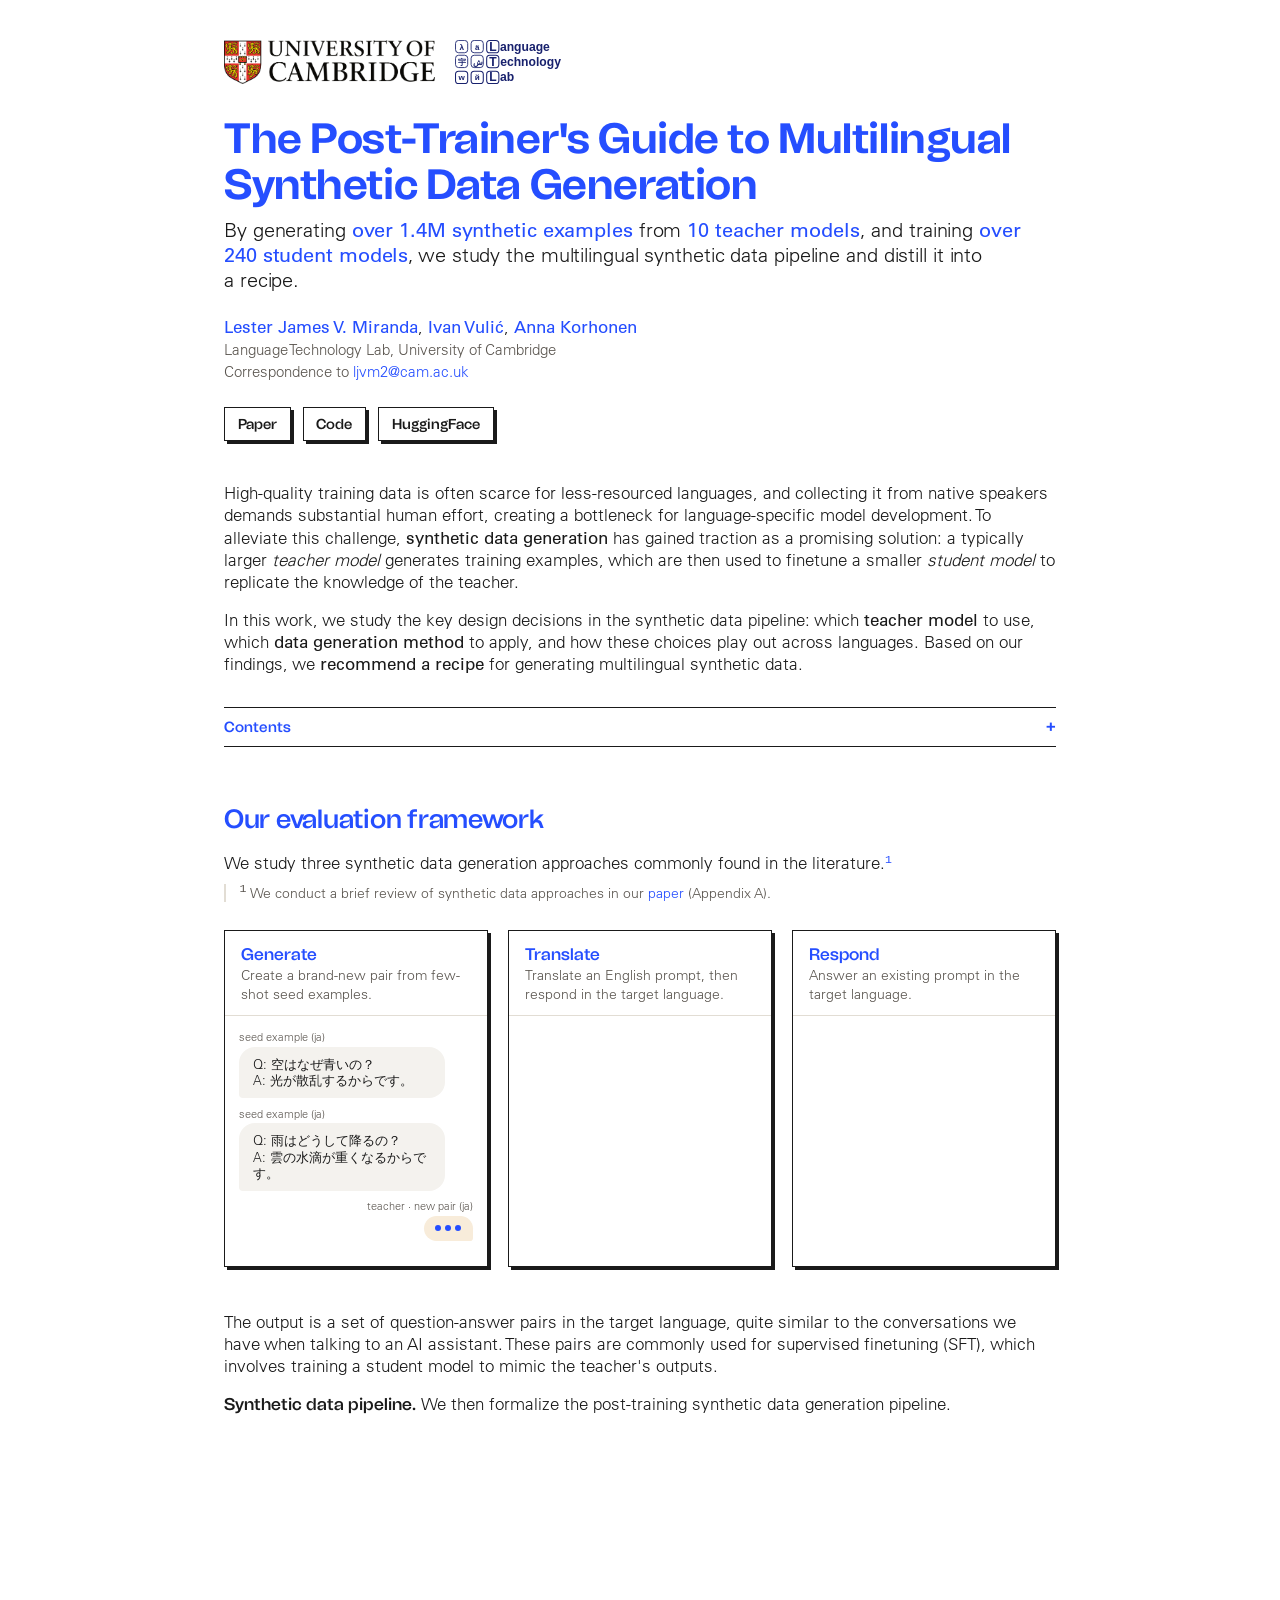
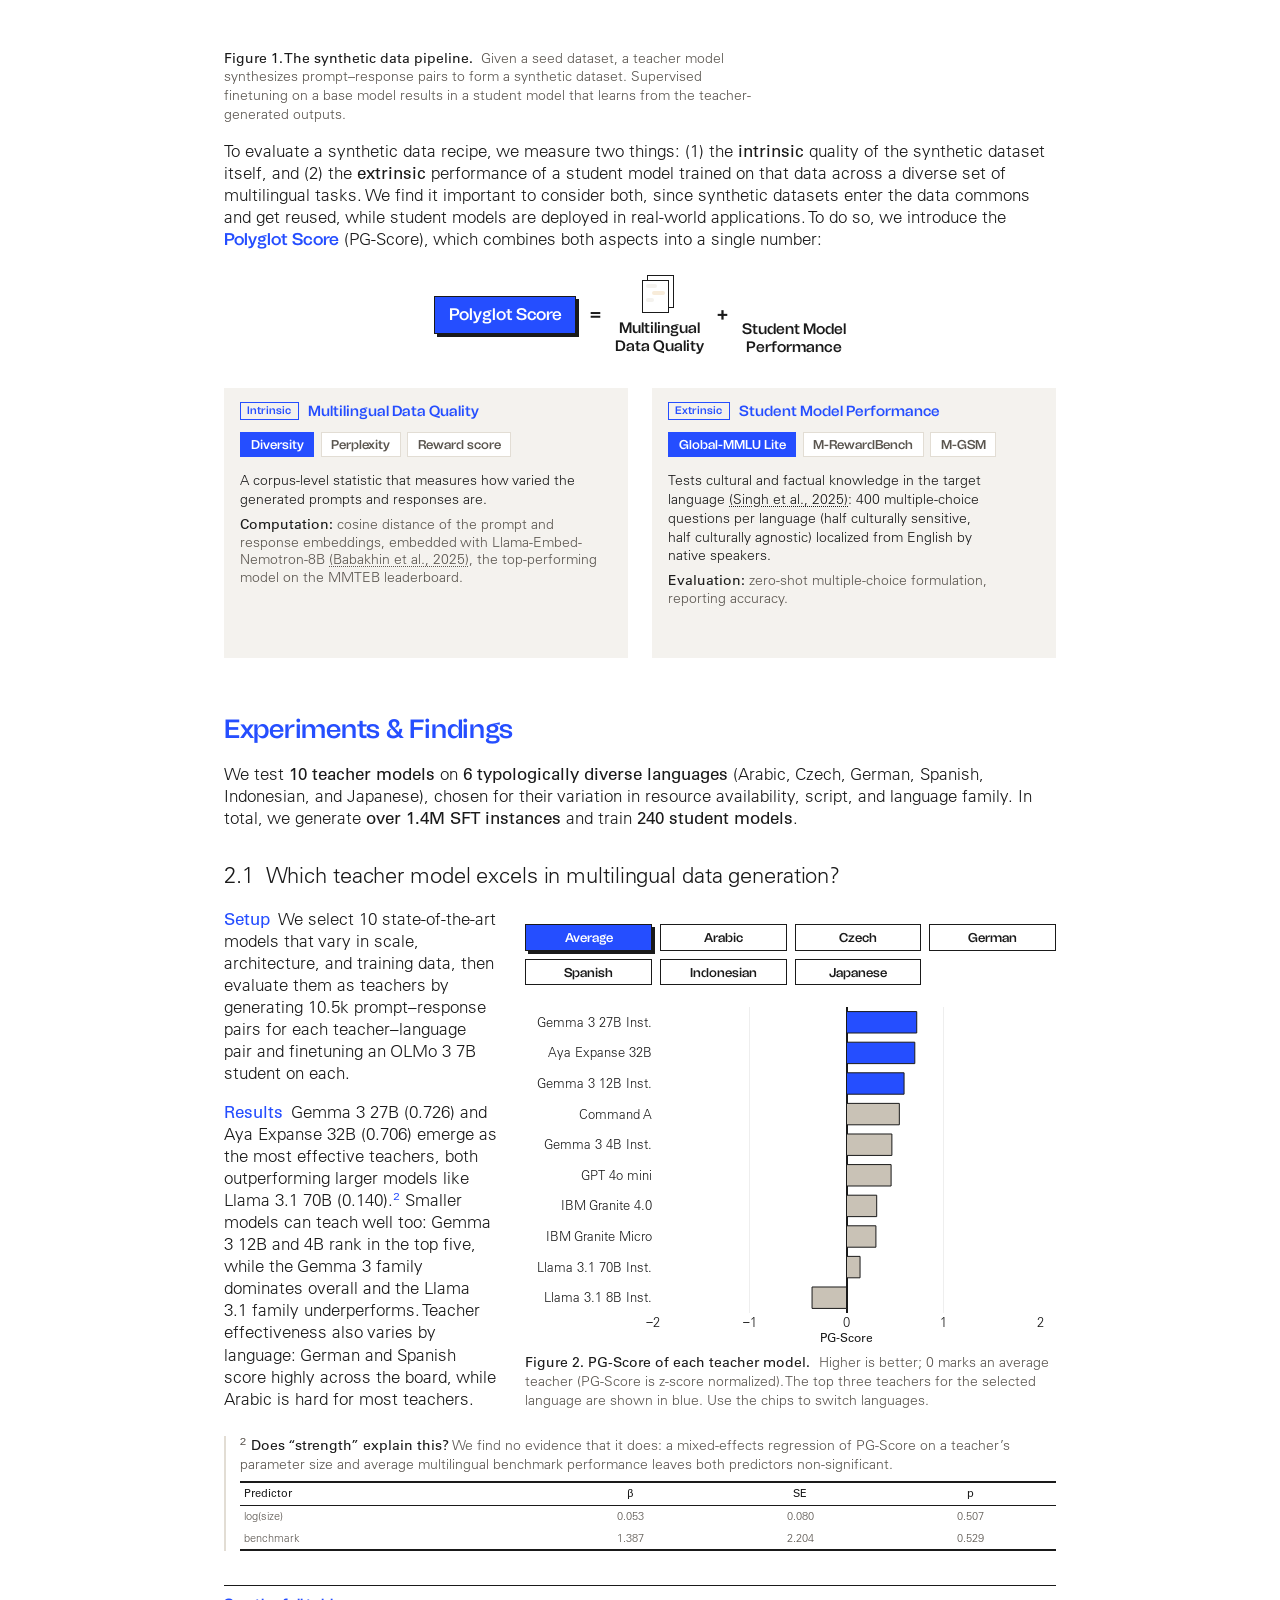
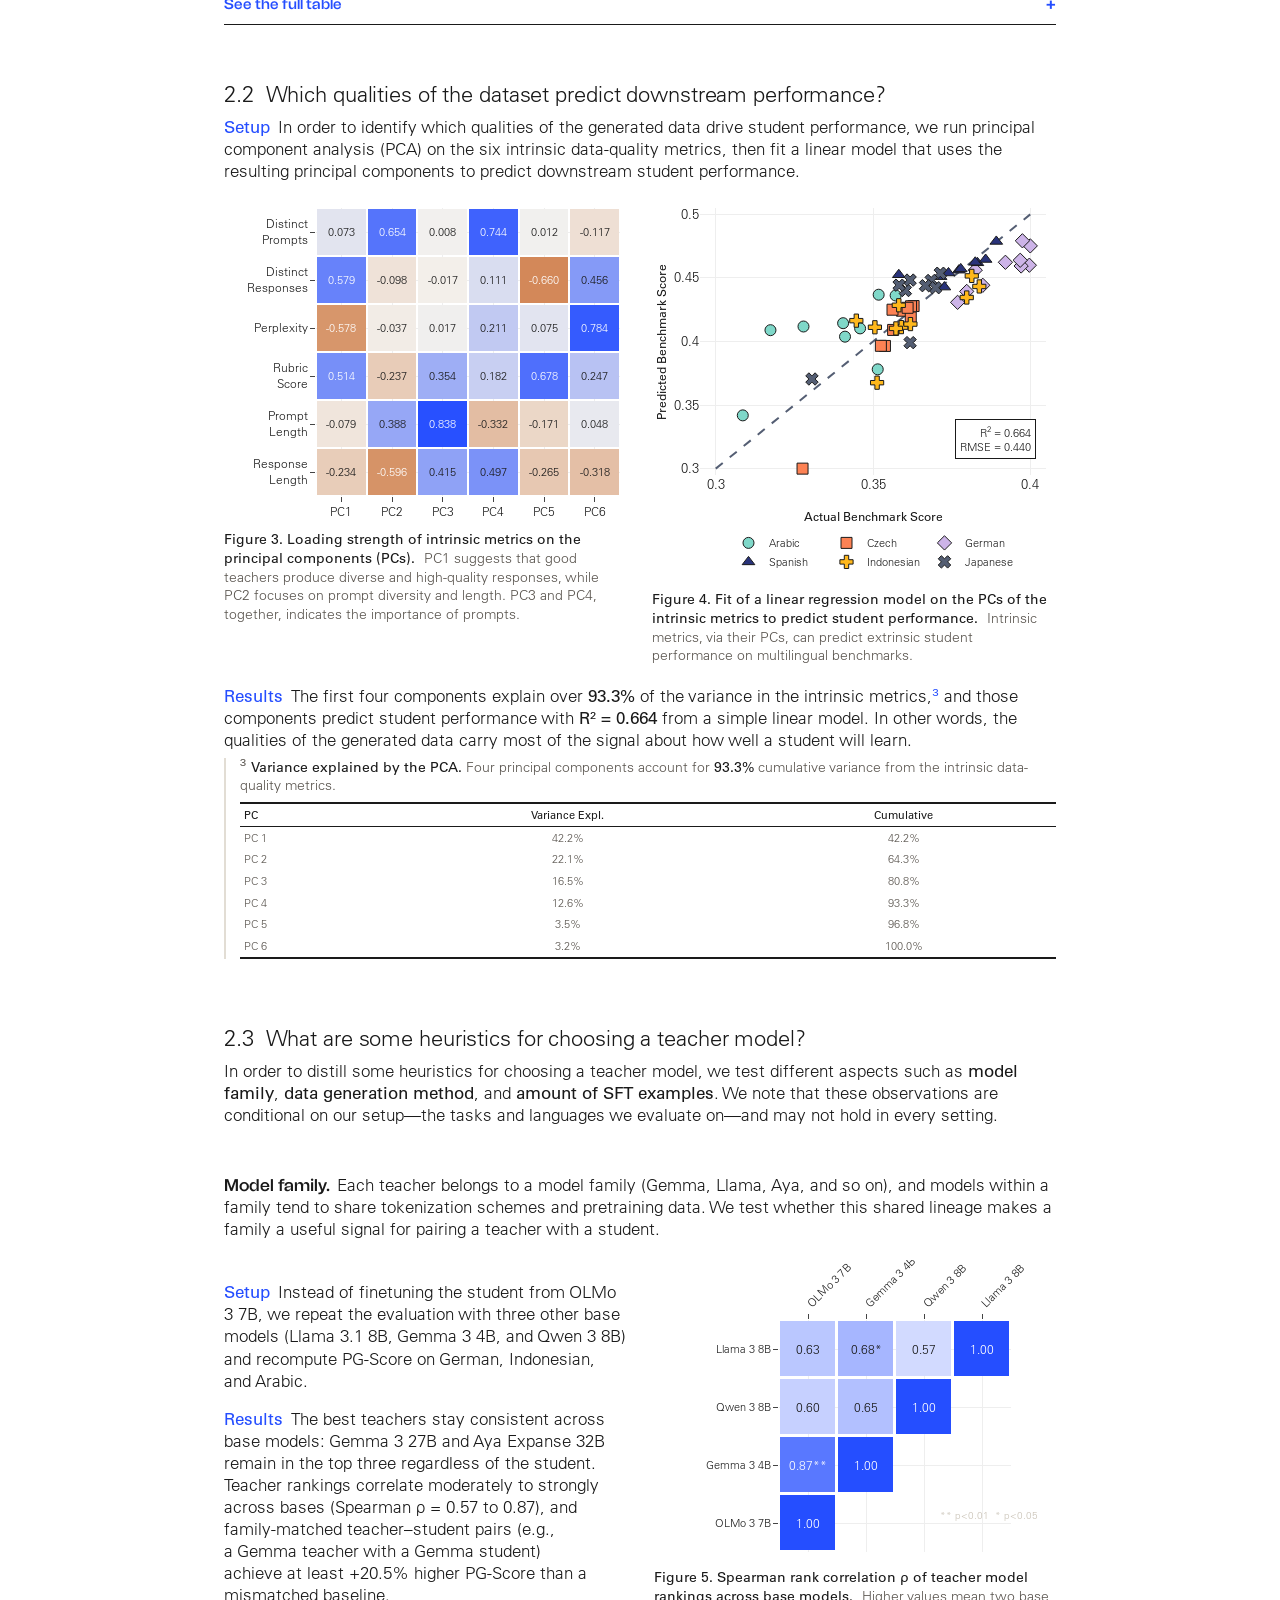
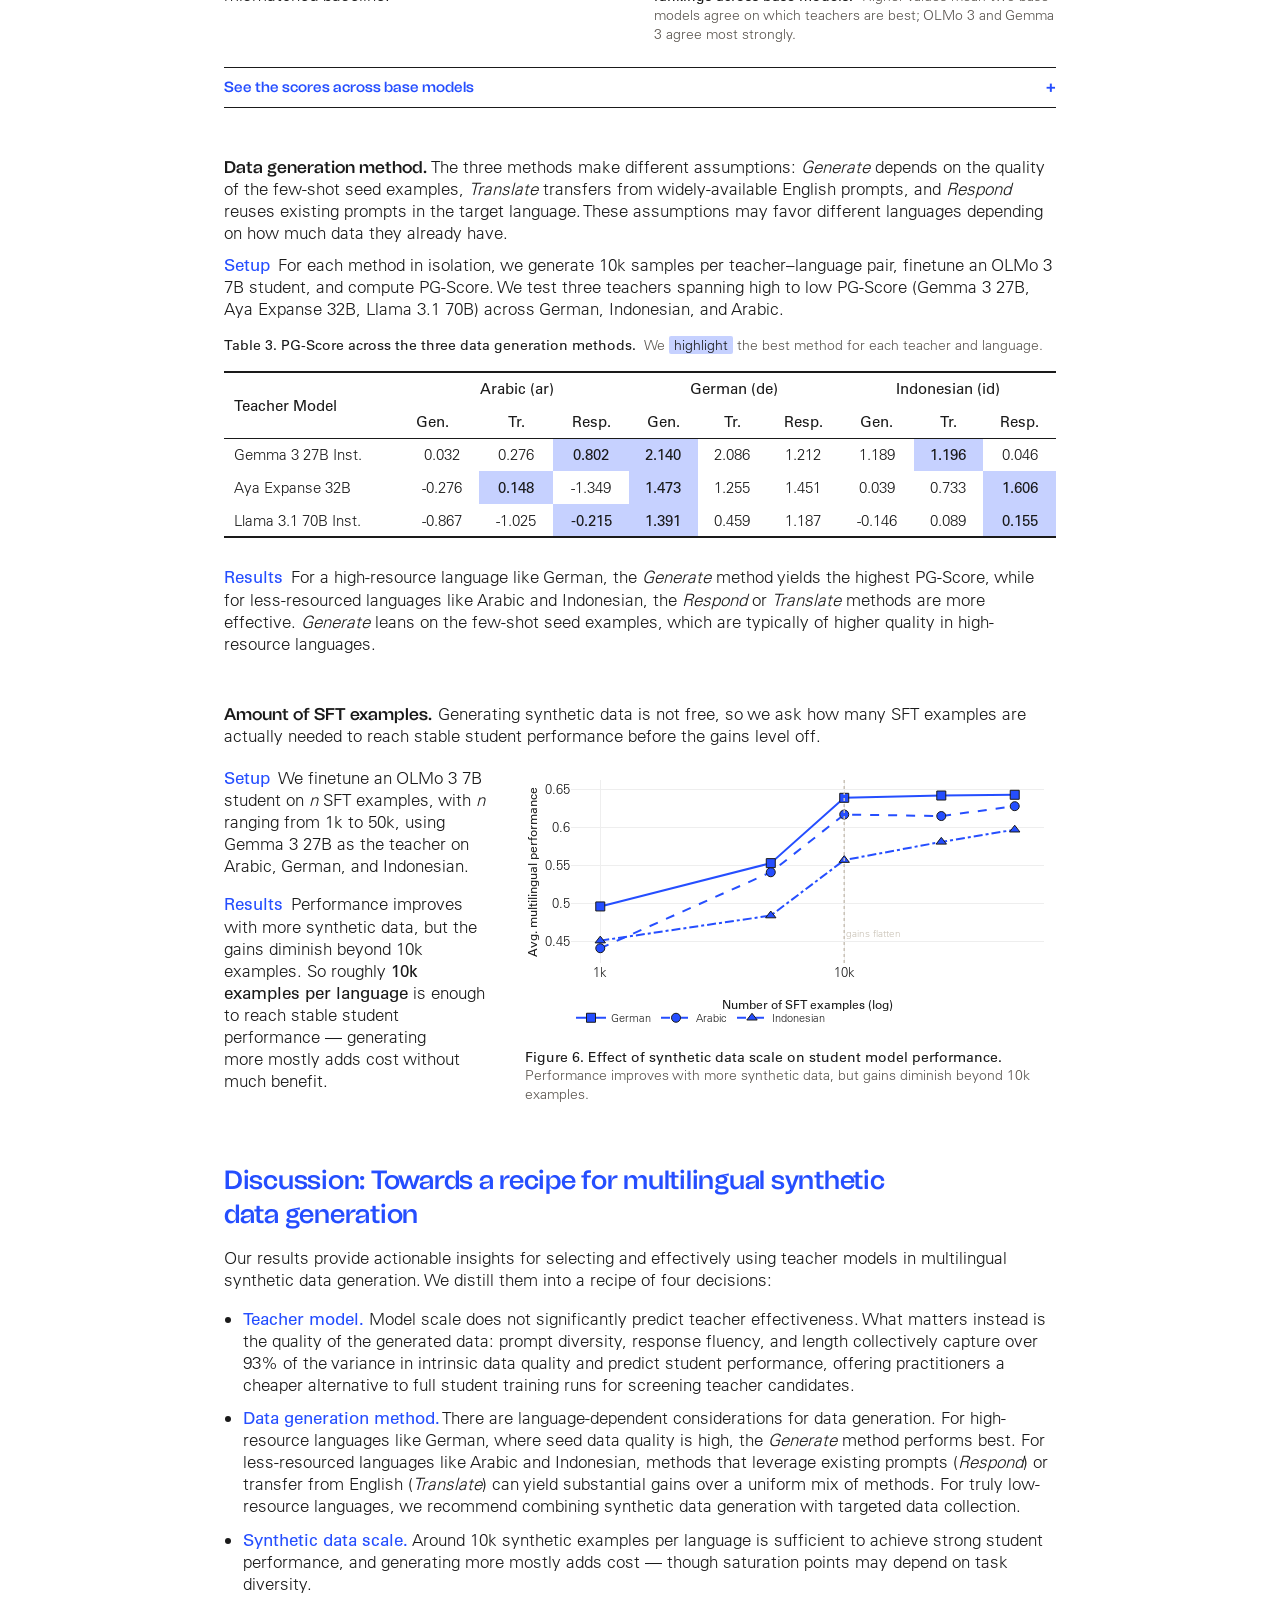
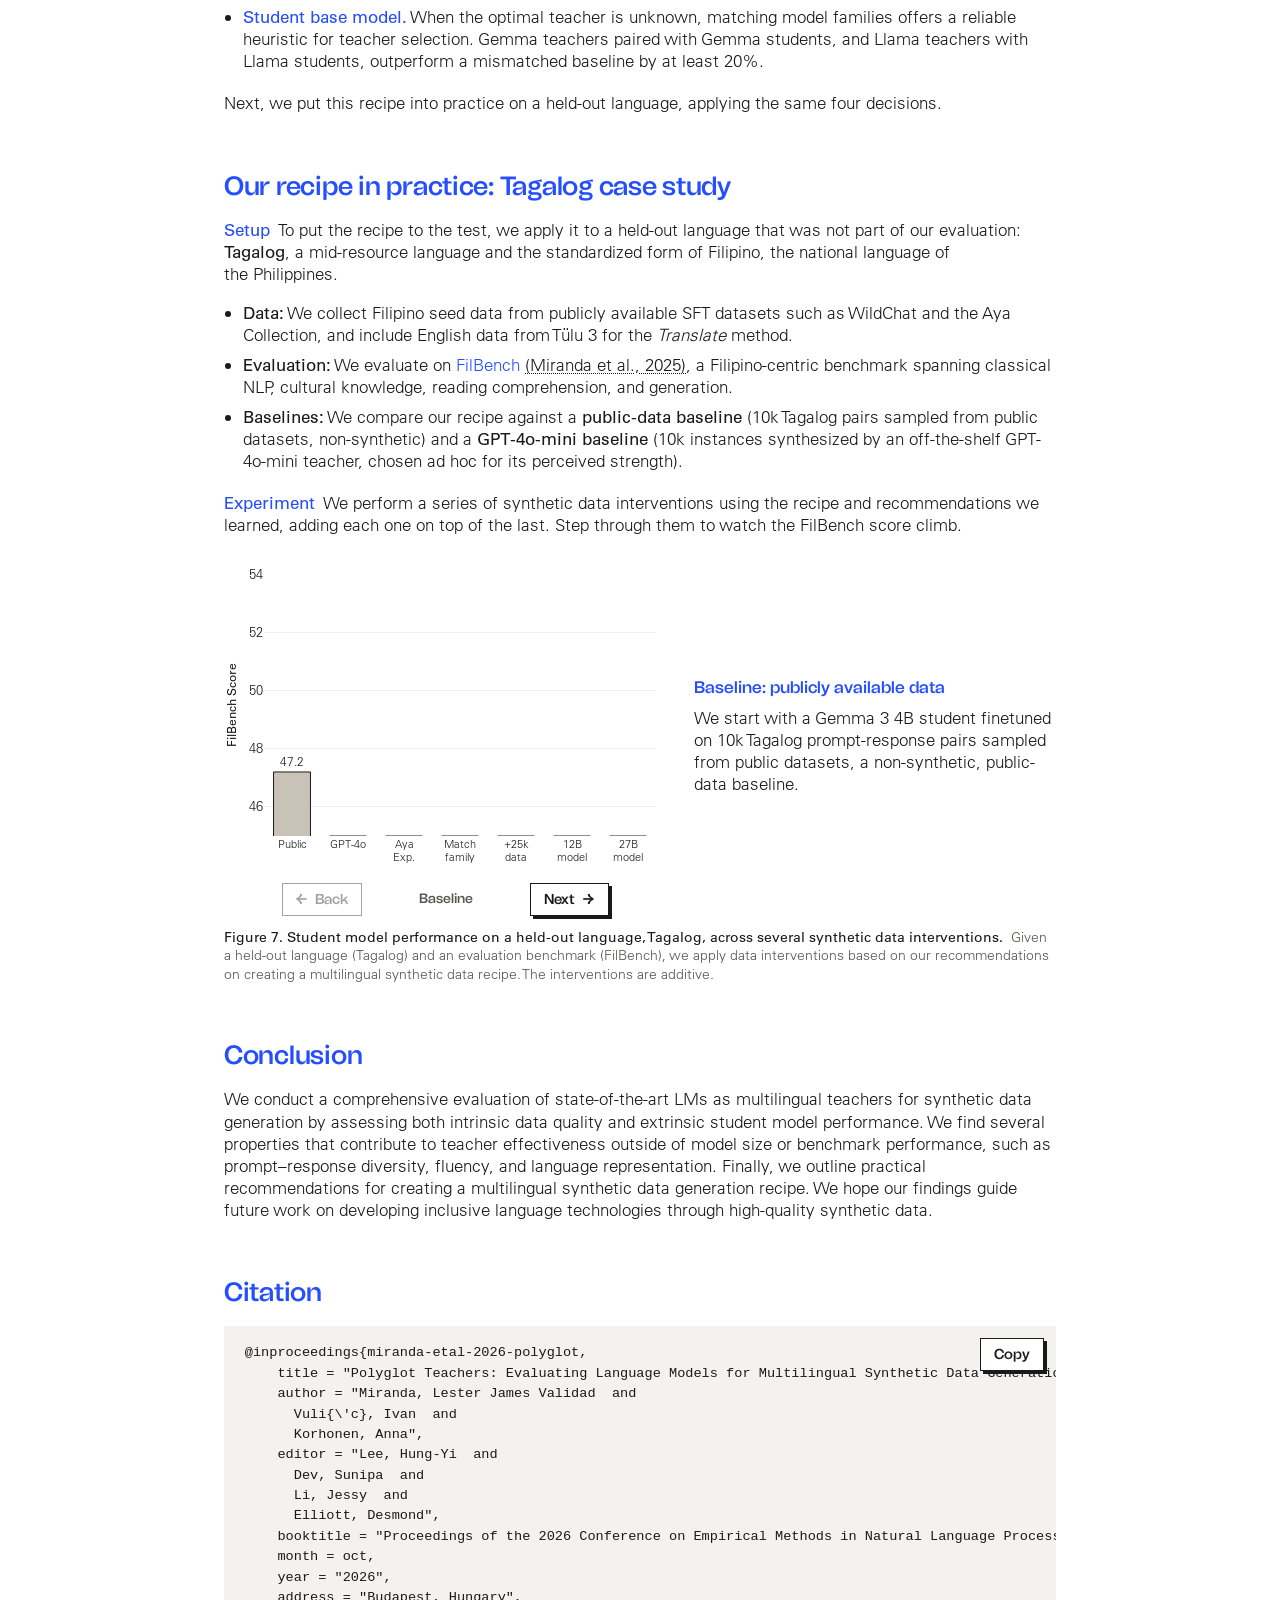
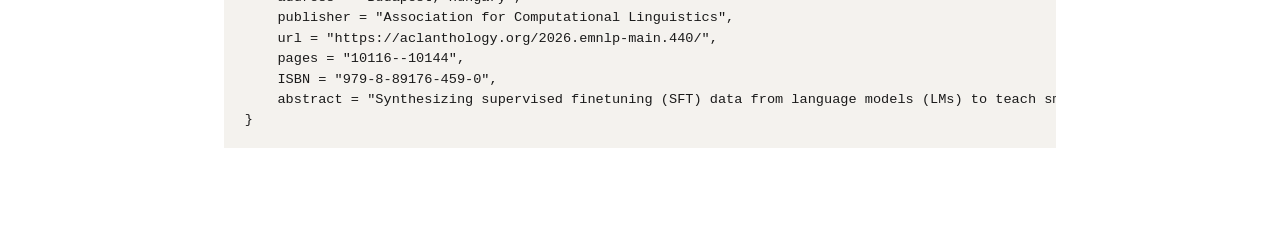
<file: docs/index.html>
<!doctype html>
<html lang="en">
<head>
  <meta charset="utf-8">
  <meta name="viewport" content="width=device-width, initial-scale=1">
  <title>The Post-Trainer's Guide to Multilingual Synthetic Data Generation</title>
  <meta name="description" content="By generating over 1.4M synthetic examples from 10 teacher models, and training 240 student models, we study the multilingual synthetic data pipeline and distill it into a recipe.">
  <meta name="keywords" content="large language models, llms, artificial intelligence, multilinguality, natural language processing, nlp, synthetic data">
  <meta name="robots" content="index, follow, max-image-preview:large">
  <link rel="canonical" href="https://ljvmiranda921.github.io/polyglot-teachers/">

  <meta property="og:type" content="website">
  <meta property="og:title" content="The Post-Trainer's Guide to Multilingual Synthetic Data Generation">
  <meta property="og:description" content="By generating over 1.4M synthetic examples from 10 teacher models, and training 240 student models, we study the multilingual synthetic data pipeline and distill it into a recipe.">
  <meta property="og:url" content="https://ljvmiranda921.github.io/polyglot-teachers/">
  <meta property="og:image" content="https://ljvmiranda921.github.io/polyglot-teachers/assets/social-preview.png">
  <meta property="og:image:width" content="1671">
  <meta property="og:image:height" content="607">

  <meta name="twitter:card" content="summary_large_image">
  <meta name="twitter:title" content="The Post-Trainer's Guide to Multilingual Synthetic Data Generation">
  <meta name="twitter:description" content="By generating over 1.4M synthetic examples from 10 teacher models, and training 240 student models, we study the multilingual synthetic data pipeline and distill it into a recipe.">
  <meta name="twitter:image" content="https://ljvmiranda921.github.io/polyglot-teachers/assets/social-preview.png">

  <script type="application/ld+json">
    {
      "@context": "https://schema.org",
      "@type": "ScholarlyArticle",
      "@id": "https://ljvmiranda921.github.io/polyglot-teachers/#scholarly-article",
      "mainEntityOfPage": "https://ljvmiranda921.github.io/polyglot-teachers/",
      "headline": "Polyglot Teachers: Evaluating Language Models for Multilingual Synthetic Data Generation",
      "description": "A study of multilingual synthetic data generation using teacher-student post-training, with experiments across 10 teacher models, 6 languages, and 240 student models.",
      "abstract": "We evaluate multilingual synthetic data pipelines and propose practical teacher-selection and data-generation heuristics.",
      "inLanguage": "en",
      "datePublished": "2026-04-15",
      "dateModified": "2026-07-13",
      "keywords": [
        "large language models",
        "LLMs",
        "artificial intelligence",
        "multilinguality",
        "natural language processing",
        "NLP",
        "knowledge distillation",
        "off-policy distillation",
        "post-training",
        "multilingual post-training",
        "datasets",
        "global south languages",
        "low-resource languages",
        "synthetic data"
      ],
      "author": [
        { "@type": "Person", "name": "Lester James V. Miranda" },
        { "@type": "Person", "name": "Ivan Vulić" },
        { "@type": "Person", "name": "Anna Korhonen" }
      ],
      "publisher": {
        "@type": "Organization",
        "name": "Language Technology Lab, University of Cambridge"
      },
      "url": "https://ljvmiranda921.github.io/polyglot-teachers/",
      "sameAs": "https://aclanthology.org/2026.emnlp-main.440/",
      "identifier": "arXiv:2604.11290",
      "image": "https://ljvmiranda921.github.io/polyglot-teachers/assets/social-preview.png",
      "about": [
        "multilingual synthetic data generation",
        "teacher-student distillation",
        "post-training for large language models"
      ]
    }
  </script>

  <link rel="icon" href="favicon.ico" sizes="any">
  <link rel="icon" type="image/png" sizes="32x32" href="assets/favicon-32.png">
  <link rel="icon" type="image/png" sizes="16x16" href="assets/favicon-16.png">
  <link rel="apple-touch-icon" href="assets/favicon.png">

  <link rel="stylesheet" href="css/chia.css">
  <link rel="stylesheet" href="css/style.css">

  <!-- Privacy-friendly analytics by Plausible -->
  <script async src="https://plausible.io/js/pa-ovPD36HjPkXU-xEF-8ySw.js"></script>
  <script>
    window.plausible=window.plausible||function(){(plausible.q=plausible.q||[]).push(arguments)},plausible.init=plausible.init||function(i){plausible.o=i||{}};
    plausible.init()
  </script>
</head>
<body>
<main class="chia-page">

  <div class="letterhead" aria-label="Affiliations">
    <img src="assets/ucam-logo-colour-preferred.png" alt="University of Cambridge">
    <img src="assets/ltl_logo2.svg" alt="Language Technology Lab">
  </div>

  <header class="site-header">
    <h1>The Post-Trainer's Guide to Multilingual Synthetic Data Generation</h1>
    <!-- <p class="subtitle">A companion to <a href="https://aclanthology.org/2026.emnlp-main.440/">Polyglot Teachers: Evaluating Language Models for Multilingual Synthetic Data Generation</a></p> -->
    <p class="tagline">By generating <strong>over 1.4M synthetic examples</strong> from <strong>10 teacher models</strong>, and training <strong>over 240 student models</strong>, we study the multilingual synthetic data pipeline and distill it into a recipe.</p>
    <p class="authors">
      <a href="https://ljvmiranda921.github.io">Lester James V. Miranda</a>, <a href="https://sites.google.com/site/ivanvulic/">Ivan Vulić</a>, <a href="https://sites.google.com/site/annakorhonen/">Anna Korhonen</a>
      <br><span class="aff">Language Technology Lab, University of Cambridge</span>
      <br><span class="aff">Correspondence to <a href="mailto:ljvm2@cam.ac.uk">ljvm2@cam.ac.uk</a></span>
    </p>
    <nav class="top-links">
      <a class="btn" href="https://aclanthology.org/2026.emnlp-main.440/" target="_blank" rel="noopener noreferrer">Paper</a>
      <a class="btn" href="https://github.com/ljvmiranda921/multilingual-teacher-eval" target="_blank" rel="noopener noreferrer">Code</a>
      <a class="btn" href="https://huggingface.co/collections/ljvmiranda921/polyglot-teachers" target="_blank" rel="noopener noreferrer">HuggingFace</a>
    </nav>
  </header>

  <section id="background">
    <p>
      High-quality training data is often scarce for less-resourced languages, and collecting it from native speakers demands substantial human effort, creating a bottleneck for language-specific model development.
      To alleviate this challenge, <strong>synthetic data generation</strong> has gained traction as a promising solution: a typically larger <em>teacher model</em> generates training examples, which are then used to finetune a smaller <em>student model</em> to replicate the knowledge of the teacher.
    </p>
    <p>
      In this work, we study the key design decisions in the synthetic data pipeline: which <strong>teacher model</strong> to use, which <strong>data generation method</strong> to apply, and how these choices play out across languages.
      Based on our findings, we <strong>recommend a recipe</strong> for generating multilingual synthetic data.
    </p>
  </section>

  <details class="data-details toc">
    <summary>Contents</summary>
    <nav aria-label="Table of contents">
      <ol>
        <li><a href="#framework">Our evaluation framework</a></li>
        <li><a href="#findings">Experiments &amp; Findings</a>
          <ol>
            <li><a href="#f-teachers">Which teacher model excels in multilingual data generation?</a></li>
            <li><a href="#f-qualities">Which qualities of the dataset predict downstream performance?</a></li>
            <li><a href="#f-heuristics">What are some heuristics for choosing a teacher model?</a></li>
          </ol>
        </li>
        <li><a href="#discussion">Discussion: Towards a recipe for multilingual synthetic data generation</a></li>
        <li><a href="#case-study">Our recipe in practice: Tagalog case study</a></li>
        <li><a href="#conclusion">Conclusion</a></li>
        <li><a href="#citation">Citation</a></li>
      </ol>
    </nav>
  </details>

  <section id="framework">
    <h2>Our evaluation framework</h2>
    <p>
      We study three synthetic data generation approaches commonly found in the literature.<sup class="sidenote-marker">1</sup>
      <span class="sidenote"><sup>1</sup> We conduct a brief review of synthetic data approaches in our <a href="https://aclanthology.org/2026.emnlp-main.440/" target="_blank" rel="noopener noreferrer">paper</a> (Appendix A).</span>
    </p>
    <div class="method-cards" id="method-cards">
      <figure class="method-card">
        <figcaption>
          <h3>Generate</h3>
          <p class="caption">Create a brand-new pair from few-shot seed examples.</p>
        </figcaption>
        <div class="method-chat">
          <div class="chat-item from-seed">
            <span class="msg-label">seed example (ja)</span>
            <div class="msg seed">Q: 空はなぜ青いの？<br>A: 光が散乱するからです。</div>
          </div>
          <div class="chat-item from-seed">
            <span class="msg-label">seed example (ja)</span>
            <div class="msg seed">Q: 雨はどうして降るの？<br>A: 雲の水滴が重くなるからです。</div>
          </div>
          <div class="chat-item from-teacher">
            <span class="msg-label">teacher &middot; new pair (ja)</span>
            <div class="msg teacher">Q: 虹はどうやってできるの？<br>A: 光が水滴の中で屈折してできます。</div>
            <div class="msg teacher typing"><span></span><span></span><span></span></div>
          </div>
        </div>
      </figure>
      <figure class="method-card">
        <figcaption>
          <h3>Translate</h3>
          <p class="caption">Translate an English prompt, then respond in the target language.</p>
        </figcaption>
        <div class="method-chat">
          <div class="chat-item from-seed">
            <span class="msg-label">seed prompt (en)</span>
            <div class="msg seed">How do I make pancakes?</div>
          </div>
          <div class="chat-item from-teacher">
            <span class="msg-label">teacher &middot; translated prompt (de)</span>
            <div class="msg teacher">Wie mache ich Pfannkuchen?</div>
            <div class="msg teacher typing"><span></span><span></span><span></span></div>
          </div>
          <div class="chat-item from-teacher">
            <span class="msg-label">teacher &middot; response (de)</span>
            <div class="msg teacher">Mische Mehl, Eier und Milch, dann brate den Teig goldbraun in der Pfanne.</div>
            <div class="msg teacher typing"><span></span><span></span><span></span></div>
          </div>
        </div>
      </figure>
      <figure class="method-card">
        <figcaption>
          <h3>Respond</h3>
          <p class="caption">Answer an existing prompt in the target language.</p>
        </figcaption>
        <div class="method-chat">
          <div class="chat-item from-seed">
            <span class="msg-label">seed prompt (id)</span>
            <div class="msg seed">Apa makanan khas Bandung?</div>
          </div>
          <div class="chat-item from-teacher">
            <span class="msg-label">teacher &middot; response (id)</span>
            <div class="msg teacher">Beberapa makanan khas Bandung adalah batagor, siomay, dan surabi.</div>
            <div class="msg teacher typing"><span></span><span></span><span></span></div>
          </div>
        </div>
      </figure>
    </div>
    <p class="scroll-hint caption">Swipe to see all three methods <span class="scroll-tri">&#9656;</span></p>
    <p>
      The output is a set of question-answer pairs in the target language, quite similar to the conversations we have when talking to an AI assistant. These pairs are commonly used for supervised finetuning (SFT), which involves training a student model to mimic the teacher's outputs.
    </p>
    <p>
      <span class="para-label">Synthetic data pipeline.</span>
      We then formalize the post-training synthetic data generation pipeline.
    </p>
    <div id="pgscore-figure" class="pgscore">
      <div class="pg-pipeline">
        <div class="pg-node pg-anim" data-step="seed">
          <div class="pg-vis">
            <div class="pg-stack"><span class="sheet"></span><span class="sheet"></span><span class="sheet"></span></div>
          </div>
          <span class="pg-node-label">Seed dataset</span>
        </div>
        <div class="pg-harrow pg-anim" data-step="arrow1">
          <span class="pg-arrow-label"></span>
          <span class="shaft"></span>
        </div>
        <div class="pg-node pg-anim" data-step="teacher">
          <div class="pg-vis">
            <div class="pg-cube pg-cube-lg" id="pg-cube-teacher"></div>
          </div>
          <span class="pg-node-label em">Teacher model</span>
        </div>
        <div class="pg-harrow pg-anim" data-step="arrow2">
          <span class="shaft"></span>
        </div>
        <div class="pg-op-col">
          <div class="pg-vis">
            <div class="pg-sft-box pg-anim" data-step="synth">Synthesize<span class="sub">Generate<br>Translate<br>Respond</span></div>
          </div>
        </div>
        <div class="pg-harrow pg-anim" data-step="arrow2b">
          <span class="shaft"></span>
        </div>
        <div class="pg-node pg-anim" data-step="chat">
          <div class="pg-vis">
            <div class="pg-chat-stack">
            <div class="pg-chat">
              <div class="msg seed"><span class="bar" style="width: 78%"></span><span class="bar" style="width: 52%"></span></div>
              <div class="msg teacher"><span class="bar" style="width: 82%"></span><span class="bar" style="width: 64%"></span></div>
              <div class="msg seed"><span class="bar" style="width: 58%"></span></div>
              <div class="msg teacher"><span class="bar" style="width: 86%"></span><span class="bar" style="width: 44%"></span></div>
            </div>
            </div>
          </div>
          <span class="pg-node-label em">Synthetic dataset</span>
        </div>
        <div class="pg-harrow pg-anim" data-step="arrow3">
          <span class="pg-arrow-label"></span>
          <span class="shaft"></span>
        </div>
        <div class="pg-sft-col">
          <div class="pg-vis">
            <div class="pg-sft-box pg-anim" data-step="sft">Supervised<br>Finetuning</div>
          </div>
          <div class="pg-uparrow pg-anim" data-step="arrowbase"><span class="shaft"></span></div>
          <div class="pg-node pg-anim" data-step="base">
            <div class="pg-cube pg-cube-sm" id="pg-cube-base"></div>
            <span class="pg-node-label">Base model</span>
          </div>
        </div>
        <div class="pg-harrow pg-anim" data-step="arrow4">
          <span class="pg-arrow-label"></span>
          <span class="shaft"></span>
        </div>
        <div class="pg-node pg-anim" data-step="student">
          <div class="pg-vis">
            <div class="pg-cube pg-cube-sm" id="pg-cube-student"></div>
          </div>
          <span class="pg-node-label em">Student model</span>
        </div>
      </div>
      <p class="scroll-hint caption">Swipe to see the full pipeline <span class="scroll-tri">&#9656;</span></p>
      <p class="caption pg-caption">
        <strong>Figure 1. The synthetic data pipeline.</strong>
        Given a seed dataset, a teacher model synthesizes prompt&ndash;response pairs to form a synthetic dataset. Supervised finetuning on a base model results in a student model that learns from the teacher-generated outputs.
      </p>
    </div>
    <p>
      To evaluate a synthetic data recipe, we measure two things: (1) the <strong>intrinsic</strong> quality of the synthetic dataset itself, and (2) the <strong>extrinsic</strong> performance of a student model trained on that data across a diverse set of multilingual tasks.
      We find it important to consider both, since synthetic datasets enter the data commons and get reused, while student models are deployed in real-world applications.
      To do so, we introduce the <span class="brand">Polyglot Score</span> (PG-Score), which combines both aspects into a single number:
    </p>
    <div class="pg-equation" role="img" aria-label="Polyglot Score equals Multilingual Data Quality plus Student Model Performance">
      <span class="pg-badge">Polyglot Score</span>
      <span class="pg-op">=</span>
      <span class="pg-term">
        <span class="pg-term-icon">
          <span class="mini-stack" aria-hidden="true">
            <span class="mini-sheet"></span>
            <span class="mini-chat">
              <span class="mini-bubble seed"></span>
              <span class="mini-bubble teacher"></span>
              <span class="mini-bubble seed short"></span>
            </span>
          </span>
        </span>
        <span class="pg-term-text">Multilingual<br>Data Quality</span>
      </span>
      <span class="pg-op">+</span>
      <span class="pg-term">
        <span class="pg-term-icon">
          <span class="pg-cube pg-cube-xs" id="metric-cube-student"></span>
        </span>
        <span class="pg-term-text">Student Model<br>Performance</span>
      </span>
    </div>
    <div class="metrics-duo">
      <div class="pg-panel panel metric-box metric-intrinsic">
        <h4><span class="metric-tag">Intrinsic</span> Multilingual Data Quality</h4>
        <div class="metric-choices">
            <button type="button" class="btn metric-btn is-active" data-metric="diversity">Diversity</button>
            <button type="button" class="btn metric-btn" data-metric="perplexity">Perplexity</button>
            <button type="button" class="btn metric-btn" data-metric="reward">Reward score</button>
          </div>
          <div class="metric-detail-item is-active" data-metric="diversity">
            <p>A corpus-level statistic that measures how varied the generated prompts and responses are.</p>
            <p class="how"><strong>Computation:</strong> cosine distance of the prompt and response embeddings, embedded with Llama-Embed-Nemotron-8B <a class="cite" href="https://arxiv.org/abs/2511.07025" target="_blank" rel="noopener noreferrer">(Babakhin et al., 2025)</a>, the top-performing model on the MMTEB leaderboard.</p>
          </div>
          <div class="metric-detail-item" data-metric="perplexity">
            <p>Measures the fluency and naturalness of the generated text: lower perplexity indicates more coherent and linguistically natural responses.</p>
            <p class="how"><strong>Computation:</strong> the perplexity of a base model on the response, conditioned on the prompt.</p>
          </div>
          <div class="metric-detail-item" data-metric="reward">
            <p>Scores the quality of each prompt&ndash;response pair based on rubrics relating to fluency, naturalness, and instruction-following.</p>
            <p class="how"><strong>Computation:</strong> the verbalized score (1&ndash;5) of M-Prometheus 14B <a class="cite" href="https://openreview.net/forum?id=Atyk8lnIQQ" target="_blank" rel="noopener noreferrer">(Pombal et al., 2025)</a> prompted as a multilingual LLM judge, chosen for its high performance on human-aligned evaluation benchmarks.</p>
          </div>
      </div>

      <div class="pg-panel panel metric-box metric-extrinsic">
        <h4><span class="metric-tag">Extrinsic</span> Student Model Performance</h4>
        <div class="metric-choices">
          <button type="button" class="btn metric-btn is-active" data-metric="culture">Global-MMLU Lite</button>
          <button type="button" class="btn metric-btn" data-metric="chat">M-RewardBench</button>
          <button type="button" class="btn metric-btn" data-metric="math">M-GSM</button>
        </div>
        <div class="metric-detail-item is-active" data-metric="culture">
          <p>Tests cultural and factual knowledge in the target language <a class="cite" href="https://arxiv.org/abs/2412.03304" target="_blank" rel="noopener noreferrer">(Singh et al., 2025)</a>: 400 multiple-choice questions per language (half culturally sensitive, half culturally agnostic) localized from English by native speakers.</p>
          <p class="how"><strong>Evaluation:</strong> zero-shot multiple-choice formulation, reporting accuracy.</p>
        </div>
        <div class="metric-detail-item" data-metric="chat">
          <p>Tests alignment with human preferences in conversational settings <a class="cite" href="https://arxiv.org/abs/2410.15522" target="_blank" rel="noopener noreferrer">(Gureja et al., 2025)</a>: 2.87k preference instances per language covering chat, safety, and reasoning categories.</p>
          <p class="how"><strong>Evaluation:</strong> multiple-choice formulation, reporting weighted accuracy for each data subset and category.</p>
        </div>
        <div class="metric-detail-item" data-metric="math">
          <p>Tests mathematical reasoning in the target language <a class="cite" href="https://arxiv.org/abs/2210.03057" target="_blank" rel="noopener noreferrer">(Shi et al., 2023)</a>: 250 grade-school math word problems from GSM8K <a class="cite" href="https://arxiv.org/abs/2110.14168" target="_blank" rel="noopener noreferrer">(Cobbe et al., 2021)</a>, manually translated from English by native speakers.</p>
          <p class="how"><strong>Evaluation:</strong> generative with 5 few-shot examples, reporting exact-match accuracy.</p>
        </div>
      </div>
    </div>
  </section>

  <section id="findings">
    <h2>Experiments &amp; Findings</h2>
    <p>
      We test <strong>10 teacher models</strong> on <strong>6 typologically diverse languages</strong> (Arabic, Czech, German, Spanish, Indonesian, and Japanese), chosen for their variation in resource availability, script, and language family.
      In total, we generate <strong>over 1.4M SFT instances</strong> and train <strong>240 student models</strong>.
    </p>

    <h3 id="f-teachers">Which teacher model excels in multilingual data generation?</h3>
    <div class="finding-split finding-split--fig">
      <div>
        <p><span class="section-label">Setup</span>We select 10 state-of-the-art models that vary in scale, architecture, and training data, then evaluate them as teachers by generating 10.5k prompt&ndash;response pairs for each teacher&ndash;language pair and finetuning an OLMo 3 7B student on each.</p>
        <p><span class="section-label">Results</span>Gemma 3 27B (0.726) and Aya Expanse 32B (0.706) emerge as the most effective teachers, both outperforming larger models like Llama 3.1 70B (0.140).<sup class="sidenote-marker">2</sup> Smaller models can teach well too: Gemma 3 12B and 4B rank in the top five, while the Gemma 3 family dominates overall and the Llama 3.1 family underperforms. Teacher effectiveness also varies by language: German and Spanish score highly across the board, while Arabic is hard for most teachers.</p>
      </div>
      <figure class="split-fig">
        <div class="chart-chips" id="chart-teachers-chips">
          <button type="button" class="btn chart-chip is-active" data-key="Average">Average</button>
          <button type="button" class="btn chart-chip" data-key="ar">Arabic</button>
          <button type="button" class="btn chart-chip" data-key="cs">Czech</button>
          <button type="button" class="btn chart-chip" data-key="de">German</button>
          <button type="button" class="btn chart-chip" data-key="es">Spanish</button>
          <button type="button" class="btn chart-chip" data-key="id">Indonesian</button>
          <button type="button" class="btn chart-chip" data-key="ja">Japanese</button>
        </div>
        <div class="chart-mount" id="chart-teachers"></div>
        <figcaption class="caption"><strong>Figure 2. PG-Score of each teacher model.</strong> Higher is better; 0 marks an average teacher (PG-Score is z-score normalized). The top three teachers for the selected language are shown in blue. Use the chips to switch languages.</figcaption>
      </figure>
    </div>
    <div class="sidenote sidenote--stat">
      <p><sup>2</sup> <strong>Does &ldquo;strength&rdquo; explain this?</strong> We find no evidence that it does: a mixed-effects regression of PG-Score on a teacher&rsquo;s parameter size and average multilingual benchmark performance leaves both predictors non-significant.</p>
      <table class="chia reg-table reg-table--mini">
        <thead>
          <tr><th style="text-align:left">Predictor</th><th>&beta;</th><th>SE</th><th>p</th></tr>
        </thead>
        <tbody>
          <tr><td style="text-align:left">log(size)</td><td>0.053</td><td>0.080</td><td>0.507</td></tr>
          <tr><td style="text-align:left">benchmark</td><td>1.387</td><td>2.204</td><td>0.529</td></tr>
        </tbody>
      </table>
    </div>

    <details class="data-details">
      <summary>See the full table</summary>
      <p class="caption"><strong>Table 1. Top models with the highest PG-Score (average across six languages).</strong> We evaluate teacher models with varying size and model family on 6 typologically diverse languages. The best model is in <strong>bold</strong> and the second-best is <u>underlined</u>.</p>
      <div class="table-scroll">
        <table class="chia">
          <thead>
            <tr>
              <th style="text-align:left">Teacher Model</th>
              <th>Average</th><th>ar</th><th>cs</th><th>de</th><th>es</th><th>id</th><th>ja</th>
            </tr>
          </thead>
          <tbody>
            <tr><td style="text-align:left">Gemma 3 27B Inst.</td><td class="is-highlight"><strong>0.726</strong></td><td><strong>0.145</strong></td><td><strong>0.360</strong></td><td>1.655</td><td><strong>1.358</strong></td><td>0.214</td><td><u>0.626</u></td></tr>
            <tr><td style="text-align:left">Aya Expanse 32B</td><td class="is-highlight"><u>0.706</u></td><td><u>-0.058</u></td><td>0.222</td><td>1.468</td><td>1.129</td><td><strong>1.153</strong></td><td>0.320</td></tr>
            <tr><td style="text-align:left">Gemma 3 12B Inst.</td><td class="is-highlight">0.595</td><td>-0.464</td><td>0.327</td><td><u>1.756</u></td><td><u>1.228</u></td><td>0.151</td><td>0.573</td></tr>
            <tr><td style="text-align:left">Command A</td><td class="is-highlight">0.546</td><td>-1.360</td><td>0.114</td><td>1.673</td><td>1.102</td><td><u>1.063</u></td><td><strong>0.683</strong></td></tr>
            <tr><td style="text-align:left">Gemma 3 4B Inst.</td><td class="is-highlight">0.469</td><td>-0.488</td><td><u>0.330</u></td><td>1.644</td><td>0.929</td><td>-0.105</td><td>0.504</td></tr>
            <tr><td style="text-align:left">GPT 4o mini</td><td class="is-highlight">0.461</td><td>-1.117</td><td>0.015</td><td><strong>1.766</strong></td><td>0.908</td><td>1.003</td><td>0.189</td></tr>
            <tr><td style="text-align:left">IBM Granite 4.0</td><td class="is-highlight">0.312</td><td>-0.072</td><td>-0.031</td><td>1.000</td><td>0.734</td><td>-0.079</td><td>0.321</td></tr>
            <tr><td style="text-align:left">IBM Granite Micro</td><td class="is-highlight">0.304</td><td>-0.282</td><td>0.290</td><td>1.102</td><td>0.783</td><td>-0.329</td><td>0.264</td></tr>
            <tr><td style="text-align:left">Llama 3.1 70B Inst.</td><td class="is-highlight">0.140</td><td>-0.964</td><td>0.109</td><td>1.195</td><td>0.688</td><td>0.182</td><td>-0.373</td></tr>
            <tr><td style="text-align:left">Llama 3.1 8B Inst.</td><td class="is-highlight">-0.356</td><td>-1.693</td><td>-0.974</td><td>0.891</td><td>0.182</td><td>0.322</td><td>-0.863</td></tr>
          </tbody>
        </table>
      </div>
    </details>

    <h3 id="f-qualities">Which qualities of the dataset predict downstream performance?</h3>
    <p>
      <span class="section-label">Setup</span>In order to identify which qualities of the generated data drive student performance, we run principal component analysis (PCA) on the six intrinsic data-quality metrics, then fit a linear model that uses the resulting principal components to predict downstream student performance.
    </p>
    <div class="chart-duo">
      <figure>
        <div class="chart-mount" id="chart-pca-loadings"></div>
        <figcaption class="caption"><strong>Figure 3. Loading strength of intrinsic metrics on the principal components (PCs).</strong> PC1 suggests that good teachers produce diverse and high-quality responses, while PC2 focuses on prompt diversity and length. PC3 and PC4, together, indicates the importance of prompts.</figcaption>
      </figure>
      <figure>
        <div class="chart-mount" id="chart-pca-scatter"></div>
        <figcaption class="caption"><strong>Figure 4. Fit of a linear regression model on the PCs of the intrinsic metrics to predict student performance.</strong> Intrinsic metrics, via their PCs, can predict extrinsic student performance on multilingual benchmarks.</figcaption>
      </figure>
    </div>
    <p>
      <span class="section-label">Results</span>The first four components explain over <strong>93.3%</strong> of the variance in the intrinsic metrics,<sup class="sidenote-marker">3</sup> and those components predict student performance with <strong>R&sup2; = 0.664</strong> from a simple linear model. In other words, the qualities of the generated data carry most of the signal about how well a student will learn.
    </p>
    <div class="sidenote sidenote--stat">
      <p><sup>3</sup> <strong>Variance explained by the PCA.</strong> Four principal components account for <strong>93.3%</strong> cumulative variance from the intrinsic data-quality metrics.</p>
      <table class="chia reg-table reg-table--mini">
        <thead>
          <tr><th style="text-align:left">PC</th><th>Variance Expl.</th><th>Cumulative</th></tr>
        </thead>
        <tbody>
          <tr><td style="text-align:left">PC 1</td><td>42.2%</td><td>42.2%</td></tr>
          <tr><td style="text-align:left">PC 2</td><td>22.1%</td><td>64.3%</td></tr>
          <tr><td style="text-align:left">PC 3</td><td>16.5%</td><td>80.8%</td></tr>
          <tr><td style="text-align:left">PC 4</td><td>12.6%</td><td>93.3%</td></tr>
          <tr><td style="text-align:left">PC 5</td><td>3.5%</td><td>96.8%</td></tr>
          <tr><td style="text-align:left">PC 6</td><td>3.2%</td><td>100.0%</td></tr>
        </tbody>
      </table>
    </div>

    <h3 id="f-heuristics">What are some heuristics for choosing a teacher model?</h3>
    <p>
      In order to distill some heuristics for choosing a teacher model, we test different aspects such as <strong>model family</strong>, <strong>data generation method</strong>, and <strong>amount of SFT examples</strong>. We note that these observations are conditional on our setup&mdash;the tasks and languages we evaluate on&mdash;and may not hold in every setting.
    </p>

    <p class="subpart-lead">
      <span class="para-label">Model family.</span>
      Each teacher belongs to a model family (Gemma, Llama, Aya, and so on), and models within a family tend to share tokenization schemes and pretraining data. We test whether this shared lineage makes a family a useful signal for pairing a teacher with a student.
    </p>
    <div class="finding-split">
      <div>
        <p><span class="section-label">Setup</span>Instead of finetuning the student from OLMo 3 7B, we repeat the evaluation with three other base models (Llama 3.1 8B, Gemma 3 4B, and Qwen 3 8B) and recompute PG-Score on German, Indonesian, and Arabic.</p>
        <p><span class="section-label">Results</span>The best teachers stay consistent across base models: Gemma 3 27B and Aya Expanse 32B remain in the top three regardless of the student. Teacher rankings correlate moderately to strongly across bases (Spearman &rho; = 0.57 to 0.87), and family-matched teacher&ndash;student pairs (e.g., a Gemma teacher with a Gemma student) achieve at least +20.5% higher PG-Score than a mismatched baseline.</p>
      </div>
      <figure class="split-fig">
        <div class="chart-mount" id="chart-family-corr"></div>
        <figcaption class="caption"><strong>Figure 5. Spearman rank correlation &rho; of teacher model rankings across base models.</strong> Higher values mean two base models agree on which teachers are best; OLMo 3 and Gemma 3 agree most strongly.</figcaption>
      </figure>
    </div>
    <details class="data-details">
      <summary>See the scores across base models</summary>
      <p class="caption"><strong>Table 2. Average PG-Score of each teacher across four student base models.</strong> For each base model, the <span class="hl-key hl-1">best</span>, <span class="hl-key hl-2">second</span>, and <span class="hl-key hl-3">third</span> best teachers are highlighted.</p>
      <div class="table-scroll">
        <table class="chia">
          <thead>
            <tr><th style="text-align:left">Teacher Model</th><th>OLMo 3 7B</th><th>Gemma 3 4B</th><th>Qwen 3 8B</th><th>Llama 3 8B</th></tr>
          </thead>
          <tbody>
            <tr><td style="text-align:left">GPT 4o mini</td><td class="hl-3">0.551</td><td class="hl-1"><strong>1.022</strong></td><td>1.005</td><td>0.621</td></tr>
            <tr><td style="text-align:left">Llama 3.1 70B Inst.</td><td>0.138</td><td>0.338</td><td>1.039</td><td>0.497</td></tr>
            <tr><td style="text-align:left">Llama 3.1 8B Inst.</td><td>-0.160</td><td>-0.133</td><td>0.365</td><td>0.048</td></tr>
            <tr><td style="text-align:left">Command A</td><td>0.459</td><td>0.725</td><td>0.974</td><td>0.737</td></tr>
            <tr><td style="text-align:left">Aya Expanse 32B</td><td class="hl-1"><strong>0.854</strong></td><td class="hl-3">0.762</td><td class="hl-3">1.183</td><td>0.793</td></tr>
            <tr><td style="text-align:left">Gemma 3 27B Inst.</td><td class="hl-2">0.672</td><td class="hl-2">0.810</td><td class="hl-2">1.301</td><td class="hl-3">0.800</td></tr>
            <tr><td style="text-align:left">Gemma 3 12B Inst.</td><td>0.481</td><td>0.666</td><td class="hl-1"><strong>1.393</strong></td><td class="hl-2">0.804</td></tr>
            <tr><td style="text-align:left">Gemma 3 4B Inst.</td><td>0.350</td><td>0.712</td><td>0.545</td><td class="hl-1"><strong>1.062</strong></td></tr>
            <tr><td style="text-align:left">IBM Granite 4.0</td><td>0.283</td><td>0.278</td><td>0.831</td><td>-0.001</td></tr>
            <tr><td style="text-align:left">IBM Granite Micro</td><td>0.164</td><td>0.455</td><td>1.079</td><td>0.396</td></tr>
          </tbody>
        </table>
      </div>
    </details>

    <p class="subpart-lead">
      <span class="para-label">Data generation method.</span>
      The three methods make different assumptions: <em>Generate</em> depends on the quality of the few-shot seed examples, <em>Translate</em> transfers from widely-available English prompts, and <em>Respond</em> reuses existing prompts in the target language. These assumptions may favor different languages depending on how much data they already have.
    </p>
    <p><span class="section-label">Setup</span>For each method in isolation, we generate 10k samples per teacher&ndash;language pair, finetune an OLMo 3 7B student, and compute PG-Score. We test three teachers spanning high to low PG-Score (Gemma 3 27B, Aya Expanse 32B, Llama 3.1 70B) across German, Indonesian, and Arabic.</p>
    <p class="caption"><strong>Table 3. PG-Score across the three data generation methods.</strong> We <span class="hl-key hl-1">highlight</span> the best method for each teacher and language.</p>
    <div class="table-scroll">
      <table class="chia">
        <thead>
          <tr><th rowspan="2" style="text-align:left">Teacher Model</th><th colspan="3">Arabic (ar)</th><th colspan="3">German (de)</th><th colspan="3">Indonesian (id)</th></tr>
          <tr><th>Gen.</th><th>Tr.</th><th>Resp.</th><th>Gen.</th><th>Tr.</th><th>Resp.</th><th>Gen.</th><th>Tr.</th><th>Resp.</th></tr>
        </thead>
        <tbody>
          <tr><td style="text-align:left">Gemma 3 27B Inst.</td><td>0.032</td><td>0.276</td><td class="hl-1"><strong>0.802</strong></td><td class="hl-1"><strong>2.140</strong></td><td>2.086</td><td>1.212</td><td>1.189</td><td class="hl-1"><strong>1.196</strong></td><td>0.046</td></tr>
          <tr><td style="text-align:left">Aya Expanse 32B</td><td>-0.276</td><td class="hl-1"><strong>0.148</strong></td><td>-1.349</td><td class="hl-1"><strong>1.473</strong></td><td>1.255</td><td>1.451</td><td>0.039</td><td>0.733</td><td class="hl-1"><strong>1.606</strong></td></tr>
          <tr><td style="text-align:left">Llama 3.1 70B Inst.</td><td>-0.867</td><td>-1.025</td><td class="hl-1"><strong>-0.215</strong></td><td class="hl-1"><strong>1.391</strong></td><td>0.459</td><td>1.187</td><td>-0.146</td><td>0.089</td><td class="hl-1"><strong>0.155</strong></td></tr>
        </tbody>
      </table>
    </div>
    <p><span class="section-label">Results</span>For a high-resource language like German, the <em>Generate</em> method yields the highest PG-Score, while for less-resourced languages like Arabic and Indonesian, the <em>Respond</em> or <em>Translate</em> methods are more effective. <em>Generate</em> leans on the few-shot seed examples, which are typically of higher quality in high-resource languages.</p>

    <p class="subpart-lead">
      <span class="para-label">Amount of SFT examples.</span>
      Generating synthetic data is not free, so we ask how many SFT examples are actually needed to reach stable student performance before the gains level off.
    </p>
    <div class="finding-split finding-split--fig">
      <div>
        <p><span class="section-label">Setup</span>We finetune an OLMo 3 7B student on <em>n</em> SFT examples, with <em>n</em> ranging from 1k to 50k, using Gemma 3 27B as the teacher on Arabic, German, and Indonesian.</p>
        <p><span class="section-label">Results</span>Performance improves with more synthetic data, but the gains diminish beyond 10k examples. So roughly <strong>10k examples per language</strong> is enough to reach stable student performance &mdash; generating more mostly adds cost without much benefit.</p>
      </div>
      <figure class="split-fig">
        <div class="chart-mount" id="chart-data-scale"></div>
        <figcaption class="caption"><strong>Figure 6. Effect of synthetic data scale on student model performance.</strong> Performance improves with more synthetic data, but gains diminish beyond 10k examples.</figcaption>
      </figure>
    </div>
  </section>

  <section id="discussion">
    <h2>Discussion: Towards a recipe for multilingual synthetic data generation</h2>
    <p>
      Our results provide actionable insights for selecting and effectively using teacher models in multilingual synthetic data generation. We distill them into a recipe of four decisions:
    </p>
    <ul class="recipe-list">
      <li><strong>Teacher model.</strong> Model scale does not significantly predict teacher effectiveness. What matters instead is the quality of the generated data: prompt diversity, response fluency, and length collectively capture over 93% of the variance in intrinsic data quality and predict student performance, offering practitioners a cheaper alternative to full student training runs for screening teacher candidates.</li>
      <li><strong>Data generation method.</strong> There are language-dependent considerations for data generation. For high-resource languages like German, where seed data quality is high, the <em>Generate</em> method performs best. For less-resourced languages like Arabic and Indonesian, methods that leverage existing prompts (<em>Respond</em>) or transfer from English (<em>Translate</em>) can yield substantial gains over a uniform mix of methods. For truly low-resource languages, we recommend combining synthetic data generation with targeted data collection.</li>
      <li><strong>Synthetic data scale.</strong> Around 10k synthetic examples per language is sufficient to achieve strong student performance, and generating more mostly adds cost &mdash; though saturation points may depend on task diversity.</li>
      <li><strong>Student base model.</strong> When the optimal teacher is unknown, matching model families offers a reliable heuristic for teacher selection. Gemma teachers paired with Gemma students, and Llama teachers with Llama students, outperform a mismatched baseline by at least 20%.</li>
    </ul>
    <p>
      Next, we put this recipe into practice on a held-out language, applying the same four decisions.
    </p>
  </section>

  <section id="case-study">
    <h2>Our recipe in practice: Tagalog case study</h2>
    <p>
      <span class="section-label">Setup</span>To put the recipe to the test, we apply it to a held-out language that was not part of our evaluation: <strong>Tagalog</strong>, a mid-resource language and the standardized form of Filipino, the national language of the Philippines.
    </p>
    <ul class="setup-list">
      <li><strong>Data:</strong> We collect Filipino seed data from publicly available SFT datasets such as WildChat and the Aya Collection, and include English data from T&uuml;lu 3 for the <em>Translate</em> method.</li>
      <li><strong>Evaluation:</strong> We evaluate on <a href="https://hf.co/spaces/filbench/filbench-leaderboard" target="_blank" rel="noopener noreferrer">FilBench</a> <a class="cite" href="https://aclanthology.org/2025.emnlp-main.127/" target="_blank" rel="noopener noreferrer">(Miranda et al., 2025)</a>, a Filipino-centric benchmark spanning classical NLP, cultural knowledge, reading comprehension, and generation.</li>
      <li><strong>Baselines:</strong> We compare our recipe against a <strong>public-data baseline</strong> (10k Tagalog pairs sampled from public datasets, non-synthetic) and a <strong>GPT-4o-mini baseline</strong> (10k instances synthesized by an off-the-shelf GPT-4o-mini teacher, chosen ad hoc for its perceived strength).</li>
    </ul>

    <p>
      <span class="section-label">Experiment</span>We perform a series of synthetic data interventions using the recipe and recommendations we learned, adding each one on top of the last. Step through them to watch the FilBench score climb.
    </p>
    <div class="ablation">
      <div class="ablation-fig">
        <div class="chart-mount" id="chart-ablation"></div>
        <div class="ablation-controls">
          <button type="button" class="btn" id="abl-back" disabled>&larr;&ensp;Back</button>
          <span class="ablation-step" id="abl-step">Baseline</span>
          <button type="button" class="btn" id="abl-next">Next&ensp;&rarr;</button>
        </div>
      </div>
      <aside class="ablation-explain">
        <h4 id="abl-title"></h4>
        <p id="abl-prose"></p>
      </aside>
    </div>
    <p class="caption">
      <strong>Figure 7. Student model performance on a held-out language, Tagalog, across several synthetic data interventions.</strong> Given a held-out language (Tagalog) and an evaluation benchmark (FilBench), we apply data interventions based on our recommendations on creating a multilingual synthetic data recipe. The interventions are additive.
    </p>
  </section>

  <section id="conclusion">
    <h2>Conclusion</h2>
    <p>
      We conduct a comprehensive evaluation of state-of-the-art LMs as multilingual teachers for synthetic data generation by assessing both intrinsic data quality and extrinsic student model performance. We find several properties that contribute to teacher effectiveness outside of model size or benchmark performance, such as prompt&ndash;response diversity, fluency, and language representation. Finally, we outline practical recommendations for creating a multilingual synthetic data generation recipe. We hope our findings guide future work on developing inclusive language technologies through high-quality synthetic data.
    </p>
  </section>

  <section id="citation">
    <h2>Citation</h2>
    <div class="bibtex-wrap">
      <pre class="panel bibtex"><code id="bibtex-code">@inproceedings{miranda-etal-2026-polyglot,
    title = "Polyglot Teachers: Evaluating Language Models for Multilingual Synthetic Data Generation",
    author = "Miranda, Lester James Validad  and
      Vuli{\'c}, Ivan  and
      Korhonen, Anna",
    editor = "Lee, Hung-Yi  and
      Dev, Sunipa  and
      Li, Jessy  and
      Elliott, Desmond",
    booktitle = "Proceedings of the 2026 Conference on Empirical Methods in Natural Language Processing",
    month = oct,
    year = "2026",
    address = "Budapest, Hungary",
    publisher = "Association for Computational Linguistics",
    url = "https://aclanthology.org/2026.emnlp-main.440/",
    pages = "10116--10144",
    ISBN = "979-8-89176-459-0",
    abstract = "Synthesizing supervised finetuning (SFT) data from language models (LMs) to teach smaller models multilingual tasks has become increasingly common. However, teacher model selection is often ad hoc, typically defaulting to the largest available option, even though such models may have significant capability gaps in non-English languages. This practice can result in poor-quality synthetic data and suboptimal student downstream performance. In this work, we systematically characterize what makes an effective multilingual teacher. We combine intrinsic measures of data quality with extrinsic student model performance in a metric we call Polyglot Score. We evaluate 10 LMs across 6 typologically diverse languages, generating over 1.4M SFT examples and training 240 student models. Our analyses reveal that model scale alone does not significantly predict teacher effectiveness: the most effective teachers we identify are consistently smaller than the largest models evaluated, and their ranking is stable across student base model families. Instead, data qualities such as prompt diversity, length, and response fluency capture 93.3{\%} of the variance in intrinsic data quality and predict student performance. Finally, we provide practical recommendations, including matching the model families of teacher-student pairs and generating responses to existing prompts or translating them from English, which can yield improvements for less-resourced languages. We hope that our work advances data-centric research in multilingual synthetic data and LM development."
}
</code></pre>
      <button type="button" class="btn copy-btn" data-copy-target="#bibtex-code" aria-label="Copy citation to clipboard">Copy</button>
    </div>
  </section>

  <script src="https://cdn.plot.ly/plotly-2.35.2.min.js" charset="utf-8"></script>
  <script src="js/charts.js" defer></script>
  <script src="js/main.js"></script>
  <script src="js/methods.js"></script>
  <script src="js/metrics.js"></script>
  <script src="js/pgscore.js" type="module"></script>
</main>
</body>
</html>
</file>
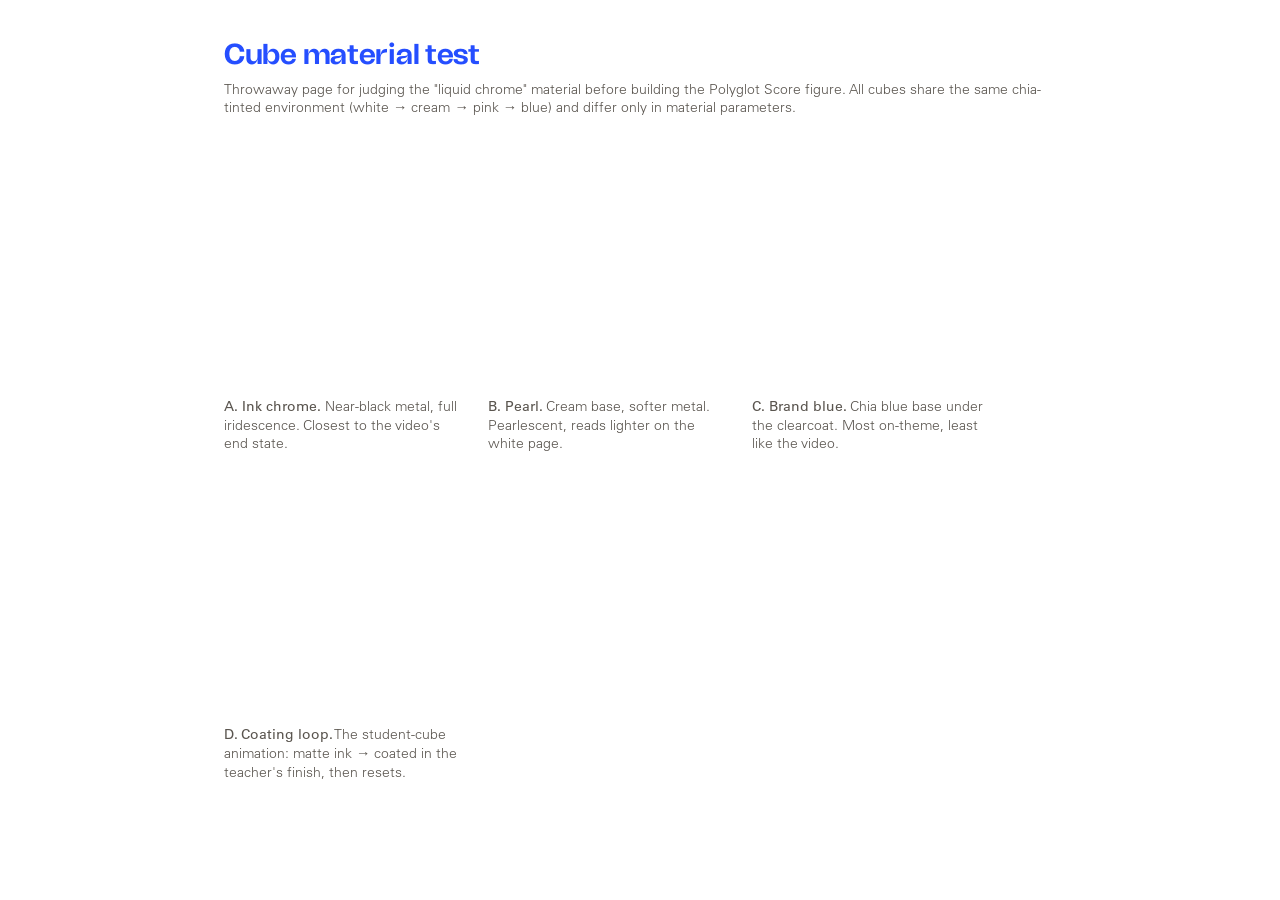
<file: docs/cube-test.html>
<!doctype html>
<html lang="en">
<head>
  <meta charset="utf-8">
  <meta name="viewport" content="width=device-width, initial-scale=1">
  <title>Cube material test — Polyglot Score figure</title>
  <meta name="robots" content="noindex">
  <link rel="stylesheet" href="css/chia.css">
  <style>
    .cube-row { display: flex; flex-wrap: wrap; gap: 1.5rem; margin-top: 2rem; }
    .cube-row figure { margin: 0; }
    .cube-mount { width: 240px; height: 240px; }
    .cube-mount canvas { display: block; }
    .cube-row figcaption { max-width: 240px; margin-top: 0.5rem; }
  </style>
</head>
<body>
<main class="chia-page">
  <h1 style="font-size: 1.8rem;">Cube material test</h1>
  <p class="caption">Throwaway page for judging the "liquid chrome" material before building the Polyglot Score figure. All cubes share the same chia-tinted environment (white &rarr; cream &rarr; pink &rarr; blue) and differ only in material parameters.</p>
  <div class="cube-row">
    <figure>
      <div class="cube-mount" data-variant="ink"></div>
      <figcaption class="caption"><strong>A. Ink chrome.</strong> Near-black metal, full iridescence. Closest to the video's end state.</figcaption>
    </figure>
    <figure>
      <div class="cube-mount" data-variant="pearl"></div>
      <figcaption class="caption"><strong>B. Pearl.</strong> Cream base, softer metal. Pearlescent, reads lighter on the white page.</figcaption>
    </figure>
    <figure>
      <div class="cube-mount" data-variant="blue"></div>
      <figcaption class="caption"><strong>C. Brand blue.</strong> Chia blue base under the clearcoat. Most on-theme, least like the video.</figcaption>
    </figure>
    <figure>
      <div class="cube-mount" data-variant="coating"></div>
      <figcaption class="caption"><strong>D. Coating loop.</strong> The student-cube animation: matte ink &rarr; coated in the teacher's finish, then resets.</figcaption>
    </figure>
  </div>
</main>
<script type="module">
import * as THREE from 'https://esm.sh/three@0.168.0';
import { RoundedBoxGeometry } from 'https://esm.sh/three@0.168.0/examples/jsm/geometries/RoundedBoxGeometry.js';

// Chia-tinted equirect environment: vertical gradient with a couple of
// bright streaks so the clearcoat has something to reflect.
function makeEnvCanvas() {
  const c = document.createElement('canvas');
  c.width = 512; c.height = 256;
  const g = c.getContext('2d');
  const grad = g.createLinearGradient(0, 0, 0, 256);
  grad.addColorStop(0.00, '#ffffff');
  grad.addColorStop(0.25, '#f8ecda');
  grad.addColorStop(0.50, '#f2c4e4');
  grad.addColorStop(0.75, '#96abff');
  grad.addColorStop(1.00, '#254eff');
  g.fillStyle = grad;
  g.fillRect(0, 0, 512, 256);
  g.fillStyle = 'rgba(255,255,255,0.95)';
  g.fillRect(0, 42, 512, 12);
  g.fillRect(0, 148, 512, 7);
  return c;
}

const MATTE = { color: 0x1a1a1a, metalness: 0.0, roughness: 0.92, iridescence: 0.0, clearcoat: 0.0 };
const VARIANTS = {
  ink:   { color: 0x14161f, metalness: 1.00, roughness: 0.12, iridescence: 1, clearcoat: 1 },
  pearl: { color: 0xf8ecda, metalness: 0.60, roughness: 0.16, iridescence: 1, clearcoat: 1 },
  blue:  { color: 0x254eff, metalness: 0.85, roughness: 0.18, iridescence: 1, clearcoat: 1 },
};

function applyParams(mat, p) {
  mat.color.setHex(p.color);
  mat.metalness = p.metalness;
  mat.roughness = p.roughness;
  mat.iridescence = p.iridescence;
  mat.clearcoat = p.clearcoat;
}

function lerpParams(mat, a, b, k) {
  mat.color.lerpColors(new THREE.Color(a.color), new THREE.Color(b.color), k);
  mat.metalness = a.metalness + (b.metalness - a.metalness) * k;
  mat.roughness = a.roughness + (b.roughness - a.roughness) * k;
  mat.iridescence = a.iridescence + (b.iridescence - a.iridescence) * k;
  mat.clearcoat = a.clearcoat + (b.clearcoat - a.clearcoat) * k;
}

const smooth = (x) => x * x * (3 - 2 * x);
const envCanvas = makeEnvCanvas();

document.querySelectorAll('.cube-mount').forEach((mount) => {
  const variant = mount.dataset.variant;
  const size = mount.clientWidth;

  const renderer = new THREE.WebGLRenderer({ antialias: true, alpha: true });
  renderer.setPixelRatio(Math.min(window.devicePixelRatio, 2));
  renderer.setSize(size, size);
  renderer.toneMapping = THREE.ACESFilmicToneMapping;
  mount.appendChild(renderer.domElement);

  const scene = new THREE.Scene();
  const camera = new THREE.PerspectiveCamera(32, 1, 0.1, 20);
  camera.position.set(0, 1.1, 4.6);
  camera.lookAt(0, 0, 0);

  const envTex = new THREE.CanvasTexture(envCanvas);
  envTex.mapping = THREE.EquirectangularReflectionMapping;
  envTex.colorSpace = THREE.SRGBColorSpace;
  const pmrem = new THREE.PMREMGenerator(renderer);
  scene.environment = pmrem.fromEquirectangular(envTex).texture;
  envTex.dispose();

  const light = new THREE.DirectionalLight(0xffffff, 1.4);
  light.position.set(2.5, 4, 3);
  scene.add(light);

  const material = new THREE.MeshPhysicalMaterial({
    iridescenceIOR: 1.6,
    iridescenceThicknessRange: [120, 480],
    envMapIntensity: 1.25,
    clearcoatRoughness: 0.08,
  });
  applyParams(material, variant === 'coating' ? MATTE : VARIANTS[variant]);

  const cube = new THREE.Mesh(new RoundedBoxGeometry(1.7, 1.7, 1.7, 5, 0.09), material);
  scene.add(cube);

  renderer.setAnimationLoop((tMs) => {
    const t = tMs / 1000;
    cube.rotation.y = t * 0.45;
    cube.rotation.x = 0.42 + Math.sin(t * 0.6) * 0.05;
    if (variant === 'coating') {
      // 8s cycle: hold matte 1s, coat over 3s, hold coated 3s, snap back.
      const cyc = t % 8;
      const k = cyc < 1 ? 0 : cyc < 4 ? (cyc - 1) / 3 : cyc < 7 ? 1 : (8 - cyc);
      lerpParams(material, MATTE, VARIANTS.ink, smooth(Math.min(k, 1)));
    }
    renderer.render(scene, camera);
  });
});
</script>
</body>
</html>
</file>
<file: docs/css/chia.css>
/* ============================================================================
   Chia — a small, reusable design system
   Univers (light body) + Tomato Grotesk (display), brand blue, retro shadows.

   Copied from the datasmith repo (docs/theme/chia.css). Font URLs point at
   this project's existing ../assets/fonts/ instead of a sibling fonts/ dir,
   and two slanted Tomato Grotesk faces are added for italic display type.

   Usage:
   1. <link rel="stylesheet" href="css/chia.css"> (loads fonts + tokens + base + components).
   2. Wrap page content in a container capped by --maxw, e.g. <main class="chia-page">.
   Every visual value lives in :root below, so retheme by editing tokens only.
   ============================================================================ */

/* ---------- Fonts ---------- */
@font-face { font-family: 'Univers'; src: url('../assets/fonts/UniversLight.ttf') format('truetype');   font-weight: 300; font-display: swap; }
@font-face { font-family: 'Univers'; src: url('../assets/fonts/UniversRegular.ttf') format('truetype'); font-weight: 400; font-display: swap; }
/* No true Univers Medium: map the 500 slot to Regular so `font-weight: 500` works. */
@font-face { font-family: 'Univers'; src: url('../assets/fonts/UniversRegular.ttf') format('truetype'); font-weight: 500; font-display: swap; }
@font-face { font-family: 'Univers'; src: url('../assets/fonts/UniversBold.ttf') format('truetype');    font-weight: 700; font-display: swap; }
@font-face { font-family: 'Tomato Grotesk'; src: url('../assets/fonts/TomatoGrotesk/TomatoGrotesk-Regular.otf') format('opentype');  font-weight: 400; font-display: swap; }
@font-face { font-family: 'Tomato Grotesk'; src: url('../assets/fonts/TomatoGrotesk/TomatoGrotesk-Medium.otf') format('opentype');   font-weight: 500; font-display: swap; }
@font-face { font-family: 'Tomato Grotesk'; src: url('../assets/fonts/TomatoGrotesk/TomatoGrotesk-SemiBold.otf') format('opentype'); font-weight: 600; font-display: swap; }
@font-face { font-family: 'Tomato Grotesk'; src: url('../assets/fonts/TomatoGrotesk/TomatoGrotesk-Bold.otf') format('opentype');     font-weight: 700; font-display: swap; }
@font-face { font-family: 'Tomato Grotesk'; src: url('../assets/fonts/TomatoGrotesk/TomatoGrotesk-Slanted.otf') format('opentype');         font-weight: 400; font-style: italic; font-display: swap; }
@font-face { font-family: 'Tomato Grotesk'; src: url('../assets/fonts/TomatoGrotesk/TomatoGrotesk-SemiBoldSlanted.otf') format('opentype'); font-weight: 600; font-style: italic; font-display: swap; }

/* ---------- Tokens ---------- */
:root {
  /* palette */
  --blue:  #254eff;   /* brand / accent */
  --cream: #f8ecda;   /* warm accent, assistant bubbles */
  --ink:   #1a1a1a;   /* text and borders */
  --white: #ffffff;   /* page background */
  --muted: #5a554f;   /* secondary text, captions */
  --rule:  #e2ddd4;   /* hairline dividers */
  --panel: #f4f2ee;   /* soft gray boxes (abstract, code, table heads) */

  /* type */
  --font-body:    'Univers', 'Helvetica Neue', Helvetica, Arial, sans-serif;
  --font-heading: 'Tomato Grotesk', Arial, sans-serif;
  --font-mono:    ui-monospace, 'SF Mono', Menlo, Consolas, monospace;
  --text-size:    17px;   /* base body size */
  --leading:      1.3;    /* 130% */
  --weight-body:  300;    /* Univers Light */
  --weight-emph:  500;    /* medium (maps to Regular) */

  /* retro hard-offset shadows (no blur) */
  --shadow-sm: 3px 3px 0 var(--ink);
  --shadow-md: 5px 5px 0 var(--ink);

  /* layout */
  --maxw: 880px;
}

/* ---------- Base ---------- */
* { box-sizing: border-box; }
body {
  margin: 0;
  background: var(--white);
  color: var(--ink);
  font-family: var(--font-body);
  font-size: var(--text-size);
  font-weight: var(--weight-body);
  line-height: var(--leading);
  letter-spacing: 0;
  -webkit-font-smoothing: antialiased;
}
.chia-page { max-width: var(--maxw); margin: 0 auto; padding: 2.5rem 1.5rem 5rem; }

h1, h2, h3 { font-family: var(--font-heading); letter-spacing: -0.01em; text-wrap: balance; }
h1 { font-size: 3rem;    line-height: 1.04; font-weight: 700; color: var(--blue); margin: 0 0 0.6rem; }
h2 { font-size: 1.65rem; font-weight: 600;  color: var(--blue); margin: 3.4rem 0 1rem; }
h3 { font-size: 1.2rem;  font-weight: 600;  color: var(--ink);  margin: 2rem 0 0.6rem; }
p  { margin: 0 0 1rem; text-wrap: pretty; }
strong { font-weight: var(--weight-emph); }
em { font-style: italic; }
a { color: var(--blue); text-decoration: none; border-bottom: 1px solid transparent; }
a:hover { border-bottom-color: var(--blue); }
.muted { color: var(--muted); }

/* Brand name: display face, blue, medium. e.g. <span class="brand">DataSmith</span> */
.brand { font-family: var(--font-heading); font-weight: 600; color: var(--blue); }

/* ---------- Buttons (retro: lift on hover, press on click) ---------- */
.btn {
  font-family: var(--font-heading); font-weight: 600; font-size: 0.9rem;
  padding: 0.4rem 0.8rem; border: 1.5px solid var(--ink);
  background: var(--white); color: var(--ink); cursor: pointer;
  box-shadow: var(--shadow-sm); transition: transform .06s ease, box-shadow .06s ease;
}
.btn:hover  { transform: translate(-1px, -1px); box-shadow: var(--shadow-md); }
.btn:active { transform: translate(3px, 3px);   box-shadow: 0 0 0 var(--ink); }
.btn.is-active { background: var(--blue); color: var(--white); }

/* ---------- Soft gray box (abstract, callouts, code) ---------- */
.panel { background: var(--panel); padding: 1.1rem 1.3rem; }
.panel--small { font-size: 0.92rem; color: var(--muted); }

/* ---------- Minimal (booktabs) tables ---------- */
table.chia { border-collapse: collapse; width: 100%; font-size: 0.92rem; font-variant-numeric: tabular-nums; }
table.chia caption { caption-side: top; text-align: left; font-size: 0.9rem; color: var(--muted); margin-bottom: 0.8rem; }
table.chia th, table.chia td { border: none; padding: 0.42rem 0.65rem; text-align: center; white-space: nowrap; }
table.chia thead tr:first-child th { border-top: 2px solid var(--ink); }        /* top rule */
table.chia tbody tr:first-child td { border-top: 1.5px solid var(--ink); }      /* mid rule (under header) */
table.chia tbody tr:last-child  td { border-bottom: 2px solid var(--ink); }     /* bottom rule */
table.chia thead th { font-family: var(--font-body); font-weight: 500; color: var(--ink); }
table.chia thead th:first-child, table.chia tbody td:first-child { text-align: left; }
table.chia tr.is-highlight td { font-weight: 500; color: var(--blue); }

/* ---------- Chat bubbles ---------- */
.msg { max-width: 88%; padding: 0.55rem 0.85rem; margin-bottom: 0.55rem; border-radius: 16px; font-size: 0.9rem; white-space: pre-wrap; word-break: break-word; }
.msg.user      { background: var(--blue);  color: var(--white); margin-left: auto;  border-bottom-right-radius: 4px; }
.msg.assistant { background: var(--cream); color: var(--blue);  margin-right: auto; border-bottom-left-radius: 4px; }

/* ---------- Captions (Univers Light, 130% leading, tracking 0) ---------- */
.caption { font-size: 0.9rem; line-height: 1.3; letter-spacing: 0; color: var(--muted); }
</file>
<file: docs/css/style.css>
/* ============================================================================
   Site-specific styles for "Polyglot Teachers".
   Base typography, tokens, and components (.btn, .panel, .caption) come from
   chia.css — this file only adds page-specific layout.
   ============================================================================ */

section { scroll-margin-top: 1rem; }

/* caption convention from multilingual-edge-nlp: the bold lead sits darker
   (ink) than the muted caption body, with a little space after it */
.caption strong,
table.chia caption strong { color: var(--ink); margin-right: 0.35em; }


/* chia sets `text-wrap: balance` on headings, which makes long h2s wrap into
   balanced (early-breaking) lines; fill the measure instead. */
h2 { text-wrap: pretty; }

/* Subheadings, following the edge-nlp reference: Univers Light in ink,
   leading 110%, tracking -5 (-0.005em). Scoped headings (e.g. .method-card
   h3) override this with the display face. */
h3 {
  font-family: var(--font-body);
  font-size: 1.35rem;
  font-weight: 300;
  line-height: 1.1;
  letter-spacing: -0.005em;
  color: var(--ink);
  margin: 2.2rem 0 0.6rem;
}

/* Keep superscripts (footnote / sidenote / citation markers) from stretching
   the line box, which made adjacent paragraph lines look unevenly spaced. */
sup { font-size: 0.72em; line-height: 0; position: relative; vertical-align: baseline; top: -0.5em; }

/* ---------- header ---------- */

.letterhead { display: flex; align-items: center; gap: 1.25rem; margin-bottom: 2rem; }
.letterhead img { height: 44px; width: auto; }

/* The title runs long, so size it down from chia's 3rem default and let
   lines fill the full measure (`pretty`) instead of balancing into equal
   short lines, which wraps far too early on a wide viewport. */
.site-header h1 {
  font-size: clamp(2rem, 1.2rem + 2.6vw, 2.65rem);
  line-height: 1.08;
  text-wrap: pretty;
}

.site-header .subtitle {
  font-family: var(--font-heading);
  font-size: 1.25rem;
  font-weight: 400;
  color: var(--muted);
  margin: 0 0 1.25rem;
  text-wrap: pretty;
}
.site-header .subtitle a { color: var(--muted); }
.site-header .subtitle a:hover { border-bottom-color: var(--muted); }

/* Lead statement under the subtitle: Univers Light with the key numbers
   emphasised in brand blue. */
.site-header .tagline {
  font-size: 1.25rem;
  line-height: 1.25;
  font-weight: 300;
  letter-spacing: -0.005em;
  margin: 0 0 1.5rem;
  text-wrap: pretty;
}
.site-header .tagline strong { color: var(--blue); }

.site-header .authors { font-size: 1.05rem; margin: 0 0 0.5rem; }
.site-header .authors > a { font-weight: 400; }
.site-header .authors .aff { color: var(--muted); font-size: 0.95rem; }

.site-header .top-links { display: flex; flex-wrap: wrap; gap: 0.75rem; margin: 1.6rem 0 2.6rem; }
.site-header .top-links .btn { border-bottom-width: 1.5px; }  /* keep .btn border on <a> hover */

/* ---------- Setup / Results run-in pill ----------
   Blue chip that opens a paragraph, from the grounding-synthetic-data site.
   Use: <p><span class="section-label">Setup</span>We finetune ...</p> */

.section-label {
  color: var(--blue);
  font-family: var(--font-body);
  font-weight: 500;
  margin-right: 0.5rem;
}

/* ---------- run-in paragraph label, like LaTeX \paragraph{} ---------- */

.para-label {
  font-family: var(--font-heading);
  font-weight: 600;
  color: var(--ink);
  padding-right: 0.15rem;
}

/* sub-part groups (Model family / Data generation method / ...): extra space
   before each so groups read as distinct, tighter space to their own figure */
.subpart-lead { margin-top: 3rem; margin-bottom: 0.6rem; }

/* ---------- inline citations ----------
   (Author, Year) links: same color as surrounding text, dotted underline as
   the only clickability cue. Use: <a class="cite" href="...">(Name, 2025)</a> */

a.cite {
  color: inherit;
  border-bottom: none;
  text-decoration: underline dotted;
  text-decoration-thickness: 1px;
  text-underline-offset: 2px;
  white-space: nowrap;
}
a.cite:hover { border-bottom: none; text-decoration-style: solid; }

/* ---------- sidenotes ----------
   Numbered aside for tangential remarks. Sits in the right margin on wide
   viewports (Tufte-style); collapses to an indented note inside the column
   otherwise. Use: <sup class="sidenote-marker">1</sup> then a
   <span class="sidenote"> at the end of the same paragraph. */

.sidenote-marker { font-family: var(--font-mono); font-size: 0.72rem; color: var(--blue); }
.sidenote {
  display: block;
  font-size: 0.85rem;
  line-height: 1.35;
  color: var(--muted);
  margin: 0.6rem 0 0.25rem;
  padding-left: 0.85rem;
  border-left: 2px solid var(--rule);
}
.sidenote sup { font-family: var(--font-mono); font-size: 0.72rem; }
@media (min-width: 1360px) {
  .sidenote {
    float: right;
    clear: right;
    width: 200px;
    margin: 0 -240px 0.75rem 0;  /* push into the right page margin */
    border-left: none;
    padding-left: 0;
  }
}

/* ---------- method cards (Generate / Translate / Respond) ----------
   Three chat viewports that play in sequence; see js/methods.js. Bubble
   colors follow chia's chat palette: seed inputs in panel gray on the left,
   teacher outputs in cream on the right. */

.method-cards {
  display: grid;
  grid-template-columns: repeat(3, 1fr);
  gap: 1.25rem;
  margin: 1.75rem 0 2.75rem;
}
.method-card {
  margin: 0;
  border: 1.5px solid var(--ink);
  box-shadow: var(--shadow-sm);
  background: var(--white);
  display: flex;
  flex-direction: column;
}
.method-card figcaption { padding: 0.85rem 1rem 0.7rem; border-bottom: 1px solid var(--rule); }
.method-card h3 {
  font-family: var(--font-heading);
  font-size: 1.05rem;
  font-weight: 600;
  color: var(--blue);
  margin: 0 0 0.2rem;
  letter-spacing: 0;
}
.method-card figcaption .caption { margin: 0; }

.method-chat {
  display: flex;
  flex-direction: column;
  padding: 0.9rem 0.9rem 0.5rem;
  min-height: 250px;
}

.chat-item { opacity: 0; transform: translateY(8px); transition: opacity 0.3s ease, transform 0.3s ease; margin-bottom: 0.55rem; }
.chat-item.is-shown, .chat-item.is-typing { opacity: 1; transform: none; }

.msg-label {
  display: block;
  font-size: 0.68rem;
  color: var(--muted);
  margin-bottom: 0.15rem;
}
.from-teacher .msg-label { text-align: right; }

.method-chat .msg { font-size: 0.8rem; margin-bottom: 0; }
.msg.seed    { background: var(--panel); color: var(--ink); margin-right: auto; border-bottom-left-radius: 4px; }
.msg.teacher { background: var(--cream); color: var(--blue); margin-left: auto;  border-bottom-right-radius: 4px; }

/* Typing indicator: shown in place of a teacher bubble while "generating". */
.msg.typing { display: none; gap: 4px; align-items: center; width: fit-content; padding: 0.6rem 0.7rem; }
.chat-item.is-typing .msg:not(.typing) { display: none; }
.chat-item.is-typing .msg.typing { display: flex; }
.msg.typing span {
  width: 6px; height: 6px; border-radius: 50%;
  background: var(--blue);
  animation: method-typing 1s infinite;
}
.msg.typing span:nth-child(2) { animation-delay: 0.15s; }
.msg.typing span:nth-child(3) { animation-delay: 0.3s; }
@keyframes method-typing {
  0%, 60%, 100% { opacity: 0.35; transform: none; }
  30%           { opacity: 1;    transform: translateY(-3px); }
}

/* Mobile: keep the cards side by side and scroll horizontally instead of
   stacking; the peeking next card plus the swipe hint signal scrollability. */
@media (max-width: 820px) {
  .method-cards {
    display: flex;
    overflow-x: auto;
    -webkit-overflow-scrolling: touch;
    scroll-snap-type: x proximity;
    gap: 1rem;
    padding-bottom: 0.5rem;
    margin-bottom: 0.75rem;
  }
  .method-card { flex: 0 0 80%; scroll-snap-align: center; }
}

/* "Swipe ▸" affordance under horizontally scrollable blocks, mobile only */
.scroll-hint { display: none; }
.scroll-tri { color: var(--blue); font-style: normal; }
@media (max-width: 820px) {
  .scroll-hint { display: block; font-style: italic; margin: 0 0 2rem; }
}

/* ---------- Polyglot Score figure ----------
   Equation lockup on top, metric panels in the middle, and the pipeline
   (teacher cube → synthetic data → student cube) at the bottom. The cubes
   are three.js canvases driven by js/pgscore.js; arrows are pure CSS. */

.pgscore { position: relative; margin: 2.25rem 0 1rem; }

.pg-equation {
  display: flex;
  flex-wrap: wrap;
  align-items: center;
  justify-content: center;
  gap: 0.6rem 0.85rem;
  text-align: center;
  margin: 1.5rem 0 1rem;
}
.pg-equation > * { flex-shrink: 0; }
.pg-badge {
  font-family: var(--font-heading);
  font-weight: 600;
  font-size: 1.05rem;
  background: var(--blue);
  color: var(--white);
  border: 1.5px solid var(--ink);
  box-shadow: var(--shadow-sm);
  padding: 0.45rem 0.85rem;
}
.pg-op { font-family: var(--font-heading); font-weight: 600; font-size: 1.25rem; }
.pg-term {
  display: inline-flex;
  flex-direction: column;
  align-items: center;
  gap: 0.45rem;
  font-family: var(--font-heading);
  font-weight: 600;
  font-size: 0.95rem;
  line-height: 1.15;
}
.pg-term-icon { display: inline-flex; }
@media (max-width: 640px) {
  .pg-equation {
    flex-wrap: nowrap;
    justify-content: flex-start;
    overflow-x: auto;
    -webkit-overflow-scrolling: touch;
    padding: 0 0 0.3rem;
    scrollbar-width: thin;
  }
}

/* ---------- metrics: intrinsic / extrinsic (PG-Score components) ----------
   Two boxes side by side, sitting under their matching terms in the equation.
   A small icon caps each box (synthetic dataset / student model) as
   connective tissue back to the pipeline. Clicking a chip swaps the detail
   text (js/metrics.js). Intrinsic is chia blue; extrinsic uses the burnt
   orange from the edge-nlp chart palette. */

:root { --orange: #C96A2E; }

.pg-panel { padding: 0.85rem 1rem; }
.pg-panel h4 {
  font-family: var(--font-heading);
  font-weight: 600;
  font-size: 0.92rem;
  color: var(--blue);
  margin: 0 0 0.45rem;
}
.pg-panel ul { margin: 0; padding-left: 1.1rem; font-size: 0.85rem; }
.pg-panel li { margin: 0.22rem 0; }

.metric-tag {
  display: inline-block;
  font-size: 0.68rem;
  font-weight: 600;
  padding: 0.08rem 0.4rem;
  border: 1px solid currentColor;
  margin-right: 0.4rem;
  vertical-align: 2px;
}
.metric-intrinsic .metric-tag { color: var(--blue); }
.metric-extrinsic .metric-tag { color: var(--blue); }

.metrics-duo {
  display: grid;
  grid-template-columns: 1fr 1fr;
  gap: 1.5rem;
  align-items: stretch;
  margin: 2rem 0 1rem;
}
.metric-choices { display: flex; flex-wrap: wrap; gap: 0.4rem; margin: 0.7rem 0 0.9rem; }
/* quieter than the retro .btn: thin light border, no shadow, no lift/press */
.btn.metric-btn {
  font-size: 0.8rem;
  padding: 0.24rem 0.6rem;
  border-width: 1px;
  border-color: var(--rule);
  color: var(--muted);
  box-shadow: none;
}
.btn.metric-btn:hover { transform: none; box-shadow: none; border-color: var(--ink); color: var(--ink); }
.btn.metric-btn:active { transform: none; box-shadow: none; }
.btn.metric-btn.is-active { background: var(--blue); border-color: var(--blue); color: var(--white); }
/* min-height fits the longest item so the box doesn't resize per chip;
   taller here than a full-width box since text wraps to more lines at
   half width */
.metric-detail-item { display: none; font-size: 0.9rem; min-height: 12em; }
.metric-detail-item.is-active { display: block; }
.metric-detail-item p { margin: 0 0 0.45rem; }
.metric-detail-item .how { color: var(--muted); font-size: 0.85rem; margin: 0; }
.metric-detail-item .how strong { color: var(--ink); }

/* mini synthetic-dataset icon: a small stacked chatbox */
.mini-stack { position: relative; display: inline-block; width: 34px; height: 38px; }
.mini-stack .mini-sheet {
  position: absolute; left: 5px; top: 0; width: 27px; height: 33px;
  background: var(--white); border: 1.5px solid var(--ink);
}
.mini-chat {
  position: absolute; left: 0; top: 5px; width: 27px; height: 33px;
  background: var(--white); border: 1.5px solid var(--ink);
  padding: 3px; display: flex; flex-direction: column; gap: 3px;
}
.mini-bubble { height: 4px; border-radius: 2px; }
.mini-bubble.seed { width: 60%; background: var(--panel); align-self: flex-start; }
.mini-bubble.teacher { width: 68%; background: var(--cream); align-self: flex-end; }
.mini-bubble.short { width: 42%; }

.pg-cube-xs { width: 40px; height: 40px; flex: none; }
.pg-cube-xs.is-fallback { width: 30px; height: 30px; margin: 5px; }

@media (max-width: 820px) {
  .metrics-duo { grid-template-columns: 1fr; }
}

/* ---- pipeline row: seed → teacher → synthetic dataset → student ---- */

.pg-pipeline { display: flex; align-items: flex-start; gap: 0.25rem; }

.pg-caption { margin: 1.5rem 0 0; }
.pg-caption strong { color: var(--ink); }
/* On desktop the base-model cube hangs below the pipeline, leaving an empty
   pocket at the bottom-left of the figure — tuck the caption in there,
   bottom-aligned with the base model. */
@media (min-width: 821px) {
  .pg-caption {
    position: absolute;
    left: 0;
    bottom: 0;
    max-width: 67%;
    margin: 0;
  }
}
.pg-node { display: flex; flex-direction: column; align-items: center; }
/* Every node's visual sits in a fixed-height box so arrow shafts (placed at
   half that height) line up with the visuals' centers, not their labels. */
.pg-vis { height: 150px; display: flex; align-items: center; justify-content: center; }
.pg-node-label { font-size: 0.8rem; color: var(--muted); margin-top: 0.35rem; text-align: center; }
/* the two nodes we measure — see the Polyglot Score paragraph */
.pg-node-label.em { color: var(--blue); font-weight: 500; }

/* staged reveal: everything starts hidden, the timeline adds .is-on */
.pg-anim { opacity: 0; transform: translateY(6px); transition: opacity 0.45s ease, transform 0.45s ease; }
.pg-anim.is-on { opacity: 1; transform: none; }

/* Operation boxes (Synthesize, Supervised Finetuning): bordered nodes with
   arrows in and out. The Synthesize box lists its three methods below. */
.pg-op-col, .pg-sft-col { display: flex; flex-direction: column; align-items: center; }
.pg-sft-box {
  font-family: var(--font-heading);
  font-weight: 600;
  font-size: 0.82rem;
  line-height: 1.2;
  text-align: center;
  padding: 0.5rem 0.55rem;
  color: var(--blue);
  background: var(--white);
  border: 1.5px solid var(--ink);
  box-shadow: var(--shadow-sm);
}
.pg-sft-box .sub {
  display: block;
  margin-top: 3px;
  font-size: 0.68rem;
  font-weight: 500;
  line-height: 1.35;
  color: var(--ink);
}
/* negative top margin pulls the arrow up to meet the SFT box, which sits
   centered in (and so doesn't fill) the fixed-height .pg-vis row */
.pg-uparrow { position: relative; width: 12px; height: 46px; margin: -40px 0 8px; }
.pg-uparrow .shaft {
  position: absolute;
  left: calc(50% - 1px);
  top: 4px;
  bottom: 0;
  width: 2px;
  background: var(--ink);
  transform: scaleY(0);
  transform-origin: center bottom;
  transition: transform 0.5s ease;
}
.pg-uparrow.is-on .shaft { transform: scaleY(1); }
.pg-uparrow .shaft::after {
  content: '';
  position: absolute;
  top: -2px;
  left: -3.5px;
  border-left: 4.5px solid transparent;
  border-right: 4.5px solid transparent;
  border-bottom: 8px solid var(--ink);
}
.pg-uparrow .shaft::before {
  content: '';
  position: absolute;
  bottom: -1px;
  left: 50%;
  transform: translateX(-50%);
  width: 6px;
  height: 6px;
  border-radius: 50%;
  background: var(--ink);
}

/* arrows: shaft draws left→right, arrowhead rides its tip */
.pg-arrow-label { font-size: 0.72rem; color: var(--muted); text-align: center; line-height: 1.3; }
.pg-harrow { position: relative; height: 150px; flex: 1 1 0; min-width: 40px; }
.pg-harrow .pg-arrow-label {
  position: absolute;
  left: 0;
  right: 0;
  bottom: calc(50% + 9px);
}

.pg-harrow .shaft {
  position: absolute;
  left: 2px;
  right: 3px;
  top: calc(50% - 1px);
  height: 2px;
  background: var(--ink);
  transform: scaleX(0);
  transform-origin: left center;
  transition: transform 0.5s ease;
}
.pg-harrow.is-on .shaft { transform: scaleX(1); }
/* triangular head at the tip, round dot at the origin */
.pg-harrow .shaft::after {
  content: '';
  position: absolute;
  right: -2px;
  top: -3.5px;
  border-top: 4.5px solid transparent;
  border-bottom: 4.5px solid transparent;
  border-left: 8px solid var(--ink);
}
.pg-harrow .shaft::before {
  content: '';
  position: absolute;
  left: -1px;
  top: 50%;
  transform: translateY(-50%);
  width: 6px;
  height: 6px;
  border-radius: 50%;
  background: var(--ink);
}

/* cubes */
.pg-cube canvas { display: block; }
.pg-cube-lg { width: 118px; height: 118px; }
.pg-cube-sm { width: 86px; height: 86px; }
.pg-cube.is-fallback { background: var(--blue); border: 1.5px solid var(--ink); box-shadow: var(--shadow-md); }
.pg-cube-lg.is-fallback { width: 82px; height: 82px; margin: 18px; }
.pg-cube-sm.is-fallback { width: 60px; height: 60px; margin: 13px; }

/* seed dataset: stack of sheets */
.pg-stack { position: relative; width: 66px; height: 80px; }
.pg-stack .sheet { position: absolute; width: 54px; height: 68px; background: var(--white); border: 1.5px solid var(--ink); }
.pg-stack .sheet:nth-child(1) { left: 0;    top: 12px; }
.pg-stack .sheet:nth-child(2) { left: 6px;  top: 6px; }
.pg-stack .sheet:nth-child(3) { left: 12px; top: 0; box-shadow: var(--shadow-sm); }
.pg-stack .sheet:nth-child(3)::before {
  content: '';
  position: absolute;
  left: 8px;
  right: 8px;
  top: 10px;
  height: 30px;
  background: repeating-linear-gradient(to bottom, var(--muted) 0 2px, transparent 2px 9px);
  opacity: 0.55;
}

/* synthetic dataset: a mini chatbox, same look as the method cards, with
   more chatboxes stacked behind it to suggest volume (like the seed sheets) */
.pg-chat-stack { position: relative; padding: 0 0 12px 12px; }
.pg-chat-stack::before,
.pg-chat-stack::after {
  content: '';
  position: absolute;
  width: 118px;
  height: 136px;
  background: var(--white);
  border: 1.5px solid var(--ink);
}
.pg-chat-stack::before { left: 0;   top: 12px; }
.pg-chat-stack::after  { left: 6px; top: 6px; }
.pg-chat {
  position: relative;
  z-index: 1;
  width: 118px;
  height: 136px;
  padding: 9px;
  background: var(--white);
  border: 1.5px solid var(--ink);
  box-shadow: var(--shadow-sm);
  display: flex;
  flex-direction: column;
  overflow: hidden;
}
.pg-chat .msg {
  padding: 6px 9px;
  margin-bottom: 5px;
  border-radius: 9px;
  max-width: 80%;
  min-width: 34%;
}
.pg-chat .msg.seed    { background: var(--panel); color: var(--muted); margin-right: auto; border-bottom-left-radius: 3px; }
.pg-chat .msg.teacher { background: var(--cream); color: var(--blue);  margin-left: auto;  border-bottom-right-radius: 3px; }
.pg-chat .bar { display: block; height: 4px; border-radius: 2px; background: currentColor; opacity: 0.5; }
.pg-chat .bar + .bar { margin-top: 4px; }

/* On narrow viewports the pipeline keeps its desktop layout and scrolls
   horizontally instead of restacking, so the figure reads the same
   everywhere. min-width forces the overflow; the harrows have min-widths so
   flex can't crush them. */
@media (max-width: 820px) {
  .pg-pipeline {
    overflow-x: auto;
    -webkit-overflow-scrolling: touch;
    min-width: 0;
    padding-bottom: 6px;  /* keep retro shadows clear of the scroll edge */
  }
  .pg-pipeline > * { flex-shrink: 0; }
  .pg-caption { margin-top: 0.75rem; }
}

/* ---------- figures ---------- */

.placeholder {
  color: var(--muted);
  text-align: center;
  padding: 2rem 0;
  opacity: 0.7;
  font-size: 0.9rem;
}

/* ---------- findings charts ---------- */

/* auto-number the findings subsections (1. , 2. , ...) */
#findings { counter-reset: finding; }
#findings h3 { counter-increment: finding; scroll-margin-top: 1rem; margin-top: 3.6rem; }
#findings h3:first-of-type { margin-top: 2.2rem; }
/* findings section is item 2 in the TOC, so subsections read 2.1, 2.2, ... */
#findings h3::before { content: "2." counter(finding) "\00a0\00a0"; }

/* hover-revealed "#" anchor for linking to a subsection (added by main.js) */
.hanchor {
  margin-left: 0.4rem;
  color: var(--muted);
  text-decoration: none;
  border-bottom: none;
  opacity: 0;
  transition: opacity 0.12s ease;
}
h3:hover .hanchor, .hanchor:focus { opacity: 1; }

.reg-table { width: auto; max-width: 480px; margin: 1.25rem 0; }

/* compact regression table inside the stat sidenote */
.reg-table--mini { max-width: 360px; font-size: 0.8rem; margin: 0; }
.sidenote--stat p { margin: 0 0 0.5rem; }
.sidenote--stat strong { color: var(--ink); }
.sidenote--stat sup { font-family: var(--font-mono); }
.sidenote--stat .reg-table--mini {
  width: 100%; max-width: none;
  font-size: 0.68rem;
  font-variant-numeric: tabular-nums;
}
.sidenote--stat .reg-table--mini th,
.sidenote--stat .reg-table--mini td { padding: 0.22rem 0.3rem; white-space: nowrap; }
.sidenote--stat { margin-top: 0; clear: none; position: relative; top: -0.6rem; }
@media (min-width: 1360px) {
  .sidenote--stat { top: -2.4rem; }
}

/* 4 chips per row (so 7 languages sit 4 on top, 3 below) */
.chart-chips { display: grid; grid-template-columns: repeat(4, 1fr); gap: 0.5rem; margin: 0 0 1rem; }
@media (max-width: 720px) { .chart-chips { grid-template-columns: repeat(3, 1fr); } }
/* Flat ink-bordered chips; only the selected one pops with the retro shadow
   (Average is selected by default). */
.btn.chart-chip { font-size: 0.8rem; padding: 0.3rem 0.65rem; box-shadow: none; }
.btn.chart-chip:hover { transform: none; box-shadow: none; background: var(--panel); }
.btn.chart-chip:active { transform: none; box-shadow: none; }
.btn.chart-chip.is-active {
  background: var(--blue);
  color: var(--white);
  box-shadow: var(--shadow-sm);
}
.btn.chart-chip.is-active:hover { background: var(--blue); }
.chart-mount { width: 100%; min-height: 380px; }

/* text on the left, figure on the right (stacks on narrow screens) */
.finding-split { display: grid; grid-template-columns: 1fr 1fr; gap: 1.75rem; align-items: center; margin: 1.25rem 0; }
.finding-split .chart-mount { min-height: 0; }
/* narrower text + wider figure: gives a tall chart room and makes the text
   wrap taller so the two columns come closer in height */
.finding-split--fig { grid-template-columns: 0.68fr 1.32fr; align-items: center; }
.finding-split .split-fig { margin: 0; }
.finding-split .split-fig figcaption { margin-top: 0.5rem; }
@media (max-width: 720px) {
  .finding-split { grid-template-columns: 1fr; gap: 1rem; }
}

/* two charts side by side (heatmap + scatter), stacking on narrow screens */
.chart-duo { display: grid; grid-template-columns: 1fr 1fr; gap: 1.5rem; margin: 1.25rem 0; }
.chart-duo figure { margin: 0; }
.chart-duo .chart-mount { min-height: 320px; }
.chart-duo figcaption { margin-top: 0.5rem; }
@media (max-width: 720px) {
  .chart-duo { grid-template-columns: 1fr; }
}

/* Collapsible full-table block: a thin rule above and below the summary,
   inspired by owickstrom.github.io/the-proportional-web. */
.data-details { margin: 1.5rem 0; }
.data-details > summary {
  cursor: pointer;
  list-style: none;
  padding: 0.6rem 0;
  border-top: 1px solid var(--ink);
  border-bottom: 1px solid var(--ink);
  font-family: var(--font-heading);
  font-weight: 600;
  font-size: 0.92rem;
  color: var(--blue);
  display: flex;
  align-items: center;
  justify-content: space-between;
}
.data-details > summary::-webkit-details-marker { display: none; }
.data-details > summary::after { content: '+'; font-size: 1.1rem; line-height: 1; }
.data-details[open] > summary::after { content: '\2013'; }  /* en dash */
.data-details[open] > summary { border-bottom: none; }
.data-details .table-scroll { margin-top: 1rem; }

/* setup bullet list (Data / Evaluation / Baselines) */
.setup-list { margin: 0.5rem 0 1.25rem; padding-left: 1.2rem; }
.setup-list li { margin: 0.5rem 0; }

/* interactive ablation: chart + controls on the left, explanation on the right */
.ablation { display: grid; grid-template-columns: 1.1fr 0.9fr; gap: 1.75rem; align-items: center; margin: 1.25rem 0 0.75rem; }
.ablation-fig .chart-mount { min-height: 0; }
.ablation-controls { display: flex; align-items: center; justify-content: center; gap: 1rem; margin-top: 0.4rem; }
.ablation-step {
  font-family: var(--font-heading); font-weight: 600; font-size: 0.85rem;
  color: var(--muted); min-width: 8.5rem; text-align: center;
}
.ablation-explain { align-self: center; }
.ablation-explain h4 {
  font-family: var(--font-heading); font-weight: 600; font-size: 1.05rem;
  color: var(--blue); margin: 0 0 0.5rem;
}
.ablation-explain p { margin: 0; }

/* disabled chia buttons (Back/Next at the ends) */
.btn:disabled, .btn:disabled:hover { opacity: 0.4; box-shadow: none; transform: none; cursor: default; }

@media (max-width: 720px) {
  .ablation { grid-template-columns: 1fr; gap: 1rem; }
}

/* recipe bullet list in the Discussion (parallel to the Tagalog interventions) */
.recipe-list { margin: 1rem 0 1.25rem; padding-left: 1.2rem; }
.recipe-list li { margin: 0.7rem 0; }
.recipe-list strong { color: var(--blue); }

/* collapsible table of contents */
.toc { margin: 2rem 0; }
.toc nav ol { list-style: none; margin: 1rem 0 0.35rem; padding-left: 0; counter-reset: toc; }
.toc nav > ol > li { counter-increment: toc; margin: 0.4rem 0; }
.toc nav > ol > li > a::before { content: counter(toc) ".\00a0\00a0"; color: var(--muted); }
.toc nav ol ol { margin: 0.3rem 0 0.5rem; padding-left: 1.6rem; counter-reset: tocsub; }
.toc nav ol ol li { counter-increment: tocsub; margin: 0.25rem 0; font-size: 0.95rem; }
.toc nav ol ol li a::before { content: counter(toc) "." counter(tocsub) "\00a0\00a0"; color: var(--muted); }
.toc a { color: var(--ink); border-bottom: none; }
.toc a:hover { color: var(--blue); }

.table-scroll { overflow-x: auto; -webkit-overflow-scrolling: touch; margin: 0.5rem 0 1.75rem; }
/* highlight a single column (chia ships tr.is-highlight; this is cell-level) */
table.chia td.is-highlight { color: var(--blue); font-weight: 500; }

/* rank highlights: three shades of chia blue for 1st / 2nd / 3rd best */
.hl-1 { background: rgba(37, 78, 255, 0.26); }
.hl-2 { background: rgba(37, 78, 255, 0.14); }
.hl-3 { background: rgba(37, 78, 255, 0.06); }
/* swatches in the caption legend */
.hl-key { padding: 0.02rem 0.3rem; border-radius: 2px; color: var(--ink); }

/* ---------- citation ---------- */

.bibtex-wrap { position: relative; }
.bibtex {
  font-family: var(--font-mono);
  font-size: 0.85rem;
  overflow-x: auto;
  white-space: pre;
  margin: 0;
  line-height: 1.5;
  padding-right: 5.5rem;   /* room for the copy button */
}
.copy-btn { position: absolute; top: 0.75rem; right: 0.75rem; }
.copy-btn.is-copied { background: var(--blue); color: var(--white); }

/* ---------- responsive ---------- */

@media (max-width: 640px) {
  h2 { font-size: 1.4rem; }
  .site-header .subtitle { font-size: 1.1rem; }
  /* captions run large on small screens */
  .caption, table.chia caption { font-size: 0.8rem; }
}
</file>
